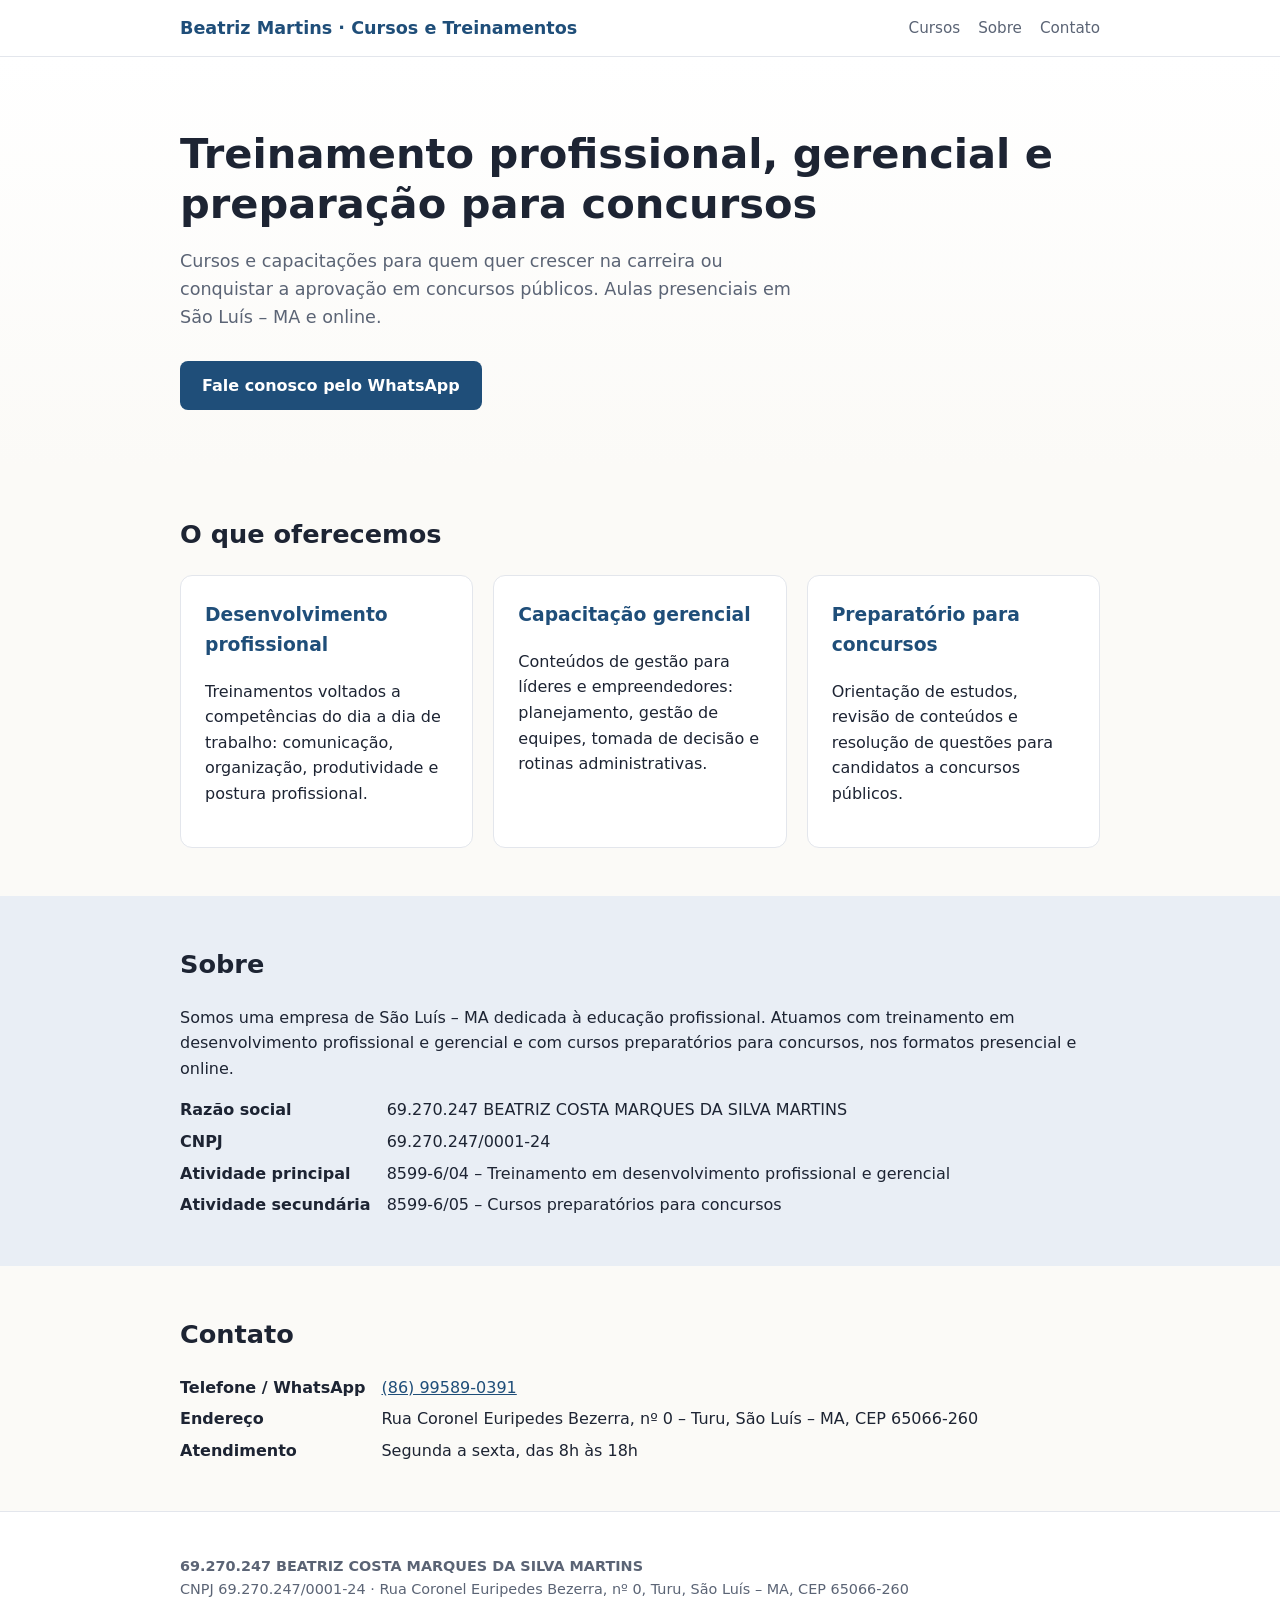
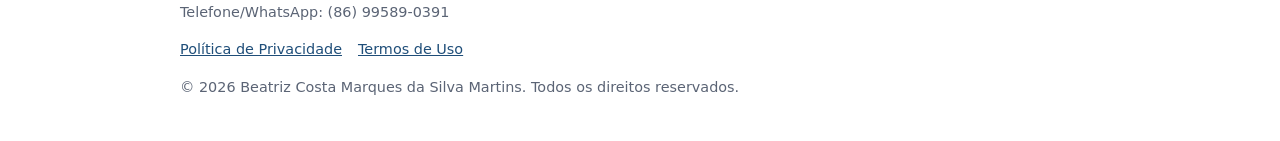
<file: index.html>
<!doctype html>
<html lang="pt-BR"><head><meta charset="utf-8"><meta name="viewport" content="width=device-width,initial-scale=1">
<title>Beatriz Martins · Cursos e Treinamentos | São Luís – MA</title><meta name="description" content="Treinamento em desenvolvimento profissional e gerencial e cursos preparatórios para concursos, presenciais em São Luís – MA e online."><link rel="stylesheet" href="style.css"></head><body>
<header><div class="wrap"><a class="logo" href="index.html">Beatriz Martins · Cursos e Treinamentos</a><nav><a href="index.html#cursos">Cursos</a><a href="index.html#sobre">Sobre</a><a href="index.html#contato">Contato</a></nav></div></header>
<main>
<div class="hero"><div class="wrap">
<h1>Treinamento profissional, gerencial e preparação para concursos</h1>
<p>Cursos e capacitações para quem quer crescer na carreira ou conquistar a aprovação em concursos públicos. Aulas presenciais em São Luís – MA e online.</p>
<a class="btn" href="https://wa.me/5586995890391">Fale conosco pelo WhatsApp</a>
</div></div>

<section id="cursos"><div class="wrap">
<h2>O que oferecemos</h2>
<div class="grid">
<div class="card"><h3>Desenvolvimento profissional</h3><p>Treinamentos voltados a competências do dia a dia de trabalho: comunicação, organização, produtividade e postura profissional.</p></div>
<div class="card"><h3>Capacitação gerencial</h3><p>Conteúdos de gestão para líderes e empreendedores: planejamento, gestão de equipes, tomada de decisão e rotinas administrativas.</p></div>
<div class="card"><h3>Preparatório para concursos</h3><p>Orientação de estudos, revisão de conteúdos e resolução de questões para candidatos a concursos públicos.</p></div>
</div>
</div></section>

<section id="sobre" class="alt"><div class="wrap">
<h2>Sobre</h2>
<p>Somos uma empresa de São Luís – MA dedicada à educação profissional. Atuamos com treinamento em desenvolvimento profissional e gerencial e com cursos preparatórios para concursos, nos formatos presencial e online.</p>
<dl>
<dt>Razão social</dt><dd>69.270.247 BEATRIZ COSTA MARQUES DA SILVA MARTINS</dd>
<dt>CNPJ</dt><dd>69.270.247/0001-24</dd>
<dt>Atividade principal</dt><dd>8599-6/04 – Treinamento em desenvolvimento profissional e gerencial</dd>
<dt>Atividade secundária</dt><dd>8599-6/05 – Cursos preparatórios para concursos</dd>
</dl>
</div></section>

<section id="contato"><div class="wrap">
<h2>Contato</h2>
<dl>
<dt>Telefone / WhatsApp</dt><dd><a href="tel:+5586995890391">(86) 99589-0391</a></dd>
<dt>Endereço</dt><dd>Rua Coronel Euripedes Bezerra, nº 0 – Turu, São Luís – MA, CEP 65066-260</dd>
<dt>Atendimento</dt><dd>Segunda a sexta, das 8h às 18h</dd>
</dl>
</div></section>
</main>
<footer><div class="wrap"><p><strong>69.270.247 BEATRIZ COSTA MARQUES DA SILVA MARTINS</strong><br>CNPJ 69.270.247/0001-24 · Rua Coronel Euripedes Bezerra, nº 0, Turu, São Luís – MA, CEP 65066-260<br>Telefone/WhatsApp: (86) 99589-0391</p><p><a href="politica-de-privacidade.html">Política de Privacidade</a><a href="termos-de-uso.html">Termos de Uso</a></p><p>© 2026 Beatriz Costa Marques da Silva Martins. Todos os direitos reservados.</p></div></footer></body></html>
</file>
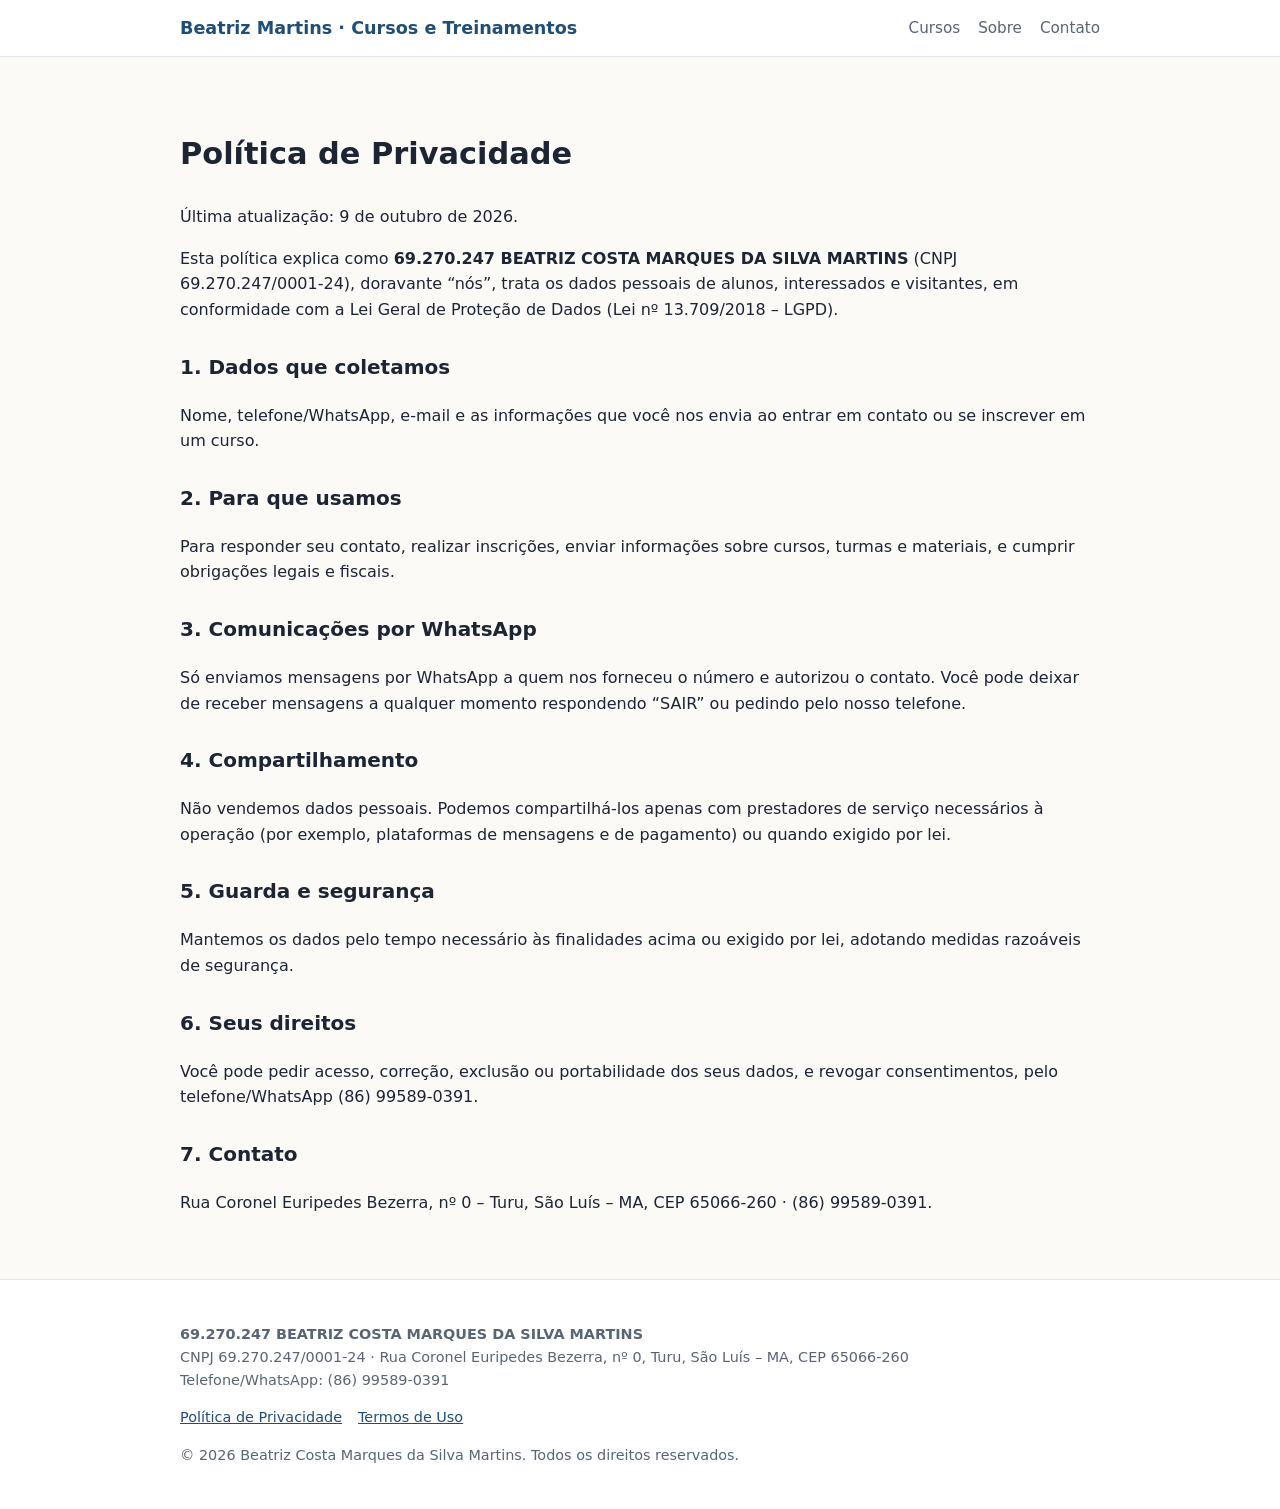
<file: politica-de-privacidade.html>
<!doctype html>
<html lang="pt-BR"><head><meta charset="utf-8"><meta name="viewport" content="width=device-width,initial-scale=1">
<title>Política de Privacidade | Beatriz Martins · Cursos e Treinamentos</title><meta name="description" content="Política de privacidade."><link rel="stylesheet" href="style.css"></head><body>
<header><div class="wrap"><a class="logo" href="index.html">Beatriz Martins · Cursos e Treinamentos</a><nav><a href="index.html#cursos">Cursos</a><a href="index.html#sobre">Sobre</a><a href="index.html#contato">Contato</a></nav></div></header>
<main class="wrap doc"><section>
<h1>Política de Privacidade</h1>
<p>Última atualização: 9 de outubro de 2026.</p>
<p>Esta política explica como <strong>69.270.247 BEATRIZ COSTA MARQUES DA SILVA MARTINS</strong> (CNPJ 69.270.247/0001-24), doravante “nós”, trata os dados pessoais de alunos, interessados e visitantes, em conformidade com a Lei Geral de Proteção de Dados (Lei nº 13.709/2018 – LGPD).</p>
<h2>1. Dados que coletamos</h2>
<p>Nome, telefone/WhatsApp, e-mail e as informações que você nos envia ao entrar em contato ou se inscrever em um curso.</p>
<h2>2. Para que usamos</h2>
<p>Para responder seu contato, realizar inscrições, enviar informações sobre cursos, turmas e materiais, e cumprir obrigações legais e fiscais.</p>
<h2>3. Comunicações por WhatsApp</h2>
<p>Só enviamos mensagens por WhatsApp a quem nos forneceu o número e autorizou o contato. Você pode deixar de receber mensagens a qualquer momento respondendo “SAIR” ou pedindo pelo nosso telefone.</p>
<h2>4. Compartilhamento</h2>
<p>Não vendemos dados pessoais. Podemos compartilhá-los apenas com prestadores de serviço necessários à operação (por exemplo, plataformas de mensagens e de pagamento) ou quando exigido por lei.</p>
<h2>5. Guarda e segurança</h2>
<p>Mantemos os dados pelo tempo necessário às finalidades acima ou exigido por lei, adotando medidas razoáveis de segurança.</p>
<h2>6. Seus direitos</h2>
<p>Você pode pedir acesso, correção, exclusão ou portabilidade dos seus dados, e revogar consentimentos, pelo telefone/WhatsApp (86) 99589-0391.</p>
<h2>7. Contato</h2>
<p>Rua Coronel Euripedes Bezerra, nº 0 – Turu, São Luís – MA, CEP 65066-260 · (86) 99589-0391.</p>
</section></main>
<footer><div class="wrap"><p><strong>69.270.247 BEATRIZ COSTA MARQUES DA SILVA MARTINS</strong><br>CNPJ 69.270.247/0001-24 · Rua Coronel Euripedes Bezerra, nº 0, Turu, São Luís – MA, CEP 65066-260<br>Telefone/WhatsApp: (86) 99589-0391</p><p><a href="politica-de-privacidade.html">Política de Privacidade</a><a href="termos-de-uso.html">Termos de Uso</a></p><p>© 2026 Beatriz Costa Marques da Silva Martins. Todos os direitos reservados.</p></div></footer></body></html>
</file>
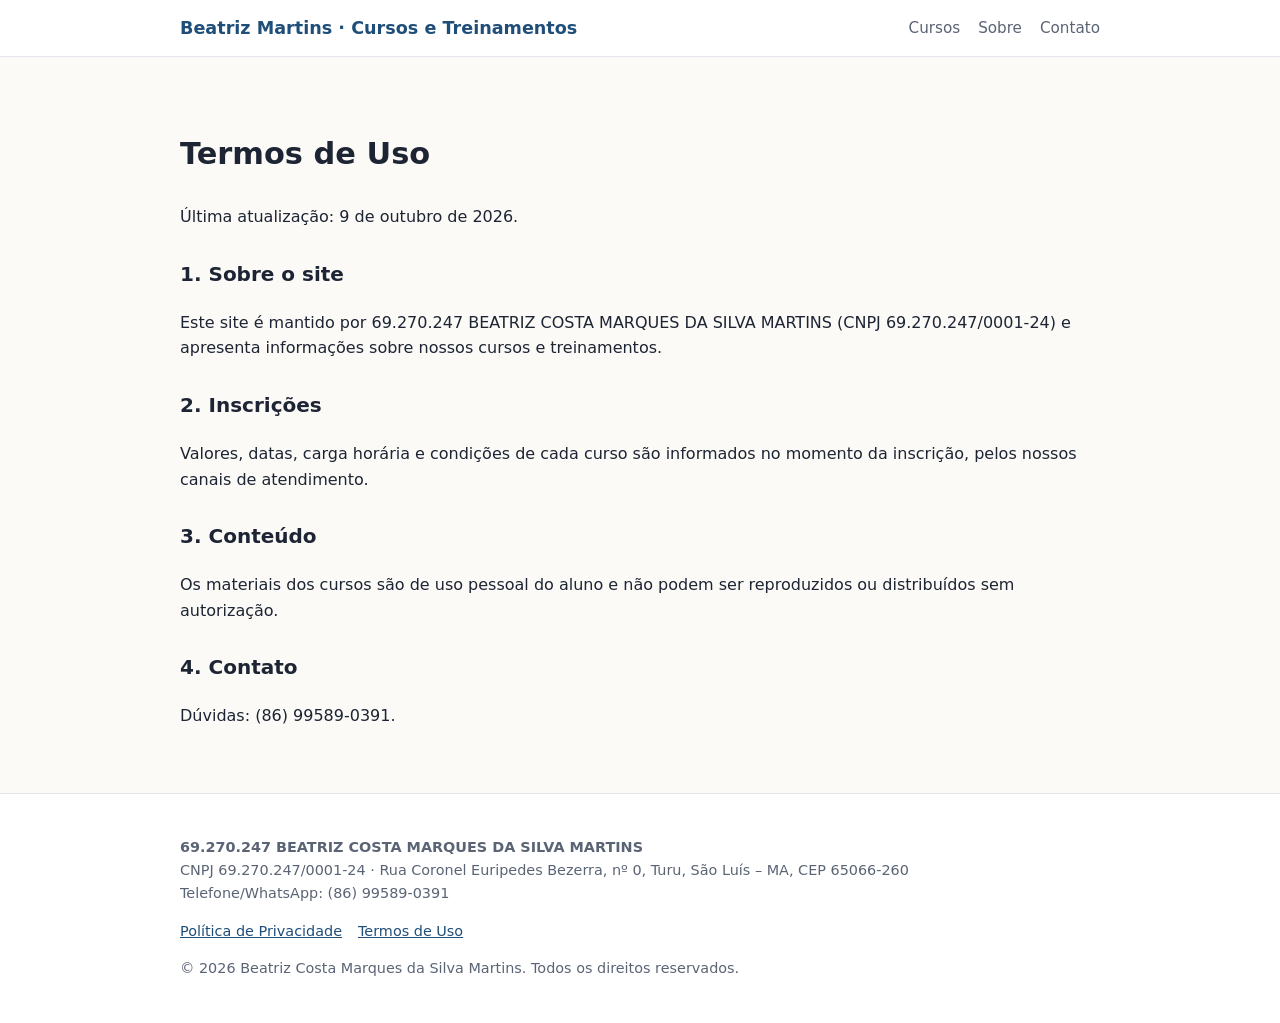
<file: termos-de-uso.html>
<!doctype html>
<html lang="pt-BR"><head><meta charset="utf-8"><meta name="viewport" content="width=device-width,initial-scale=1">
<title>Termos de Uso | Beatriz Martins · Cursos e Treinamentos</title><meta name="description" content="Termos de uso."><link rel="stylesheet" href="style.css"></head><body>
<header><div class="wrap"><a class="logo" href="index.html">Beatriz Martins · Cursos e Treinamentos</a><nav><a href="index.html#cursos">Cursos</a><a href="index.html#sobre">Sobre</a><a href="index.html#contato">Contato</a></nav></div></header>
<main class="wrap doc"><section>
<h1>Termos de Uso</h1>
<p>Última atualização: 9 de outubro de 2026.</p>
<h2>1. Sobre o site</h2>
<p>Este site é mantido por 69.270.247 BEATRIZ COSTA MARQUES DA SILVA MARTINS (CNPJ 69.270.247/0001-24) e apresenta informações sobre nossos cursos e treinamentos.</p>
<h2>2. Inscrições</h2>
<p>Valores, datas, carga horária e condições de cada curso são informados no momento da inscrição, pelos nossos canais de atendimento.</p>
<h2>3. Conteúdo</h2>
<p>Os materiais dos cursos são de uso pessoal do aluno e não podem ser reproduzidos ou distribuídos sem autorização.</p>
<h2>4. Contato</h2>
<p>Dúvidas: (86) 99589-0391.</p>
</section></main>
<footer><div class="wrap"><p><strong>69.270.247 BEATRIZ COSTA MARQUES DA SILVA MARTINS</strong><br>CNPJ 69.270.247/0001-24 · Rua Coronel Euripedes Bezerra, nº 0, Turu, São Luís – MA, CEP 65066-260<br>Telefone/WhatsApp: (86) 99589-0391</p><p><a href="politica-de-privacidade.html">Política de Privacidade</a><a href="termos-de-uso.html">Termos de Uso</a></p><p>© 2026 Beatriz Costa Marques da Silva Martins. Todos os direitos reservados.</p></div></footer></body></html>
</file>
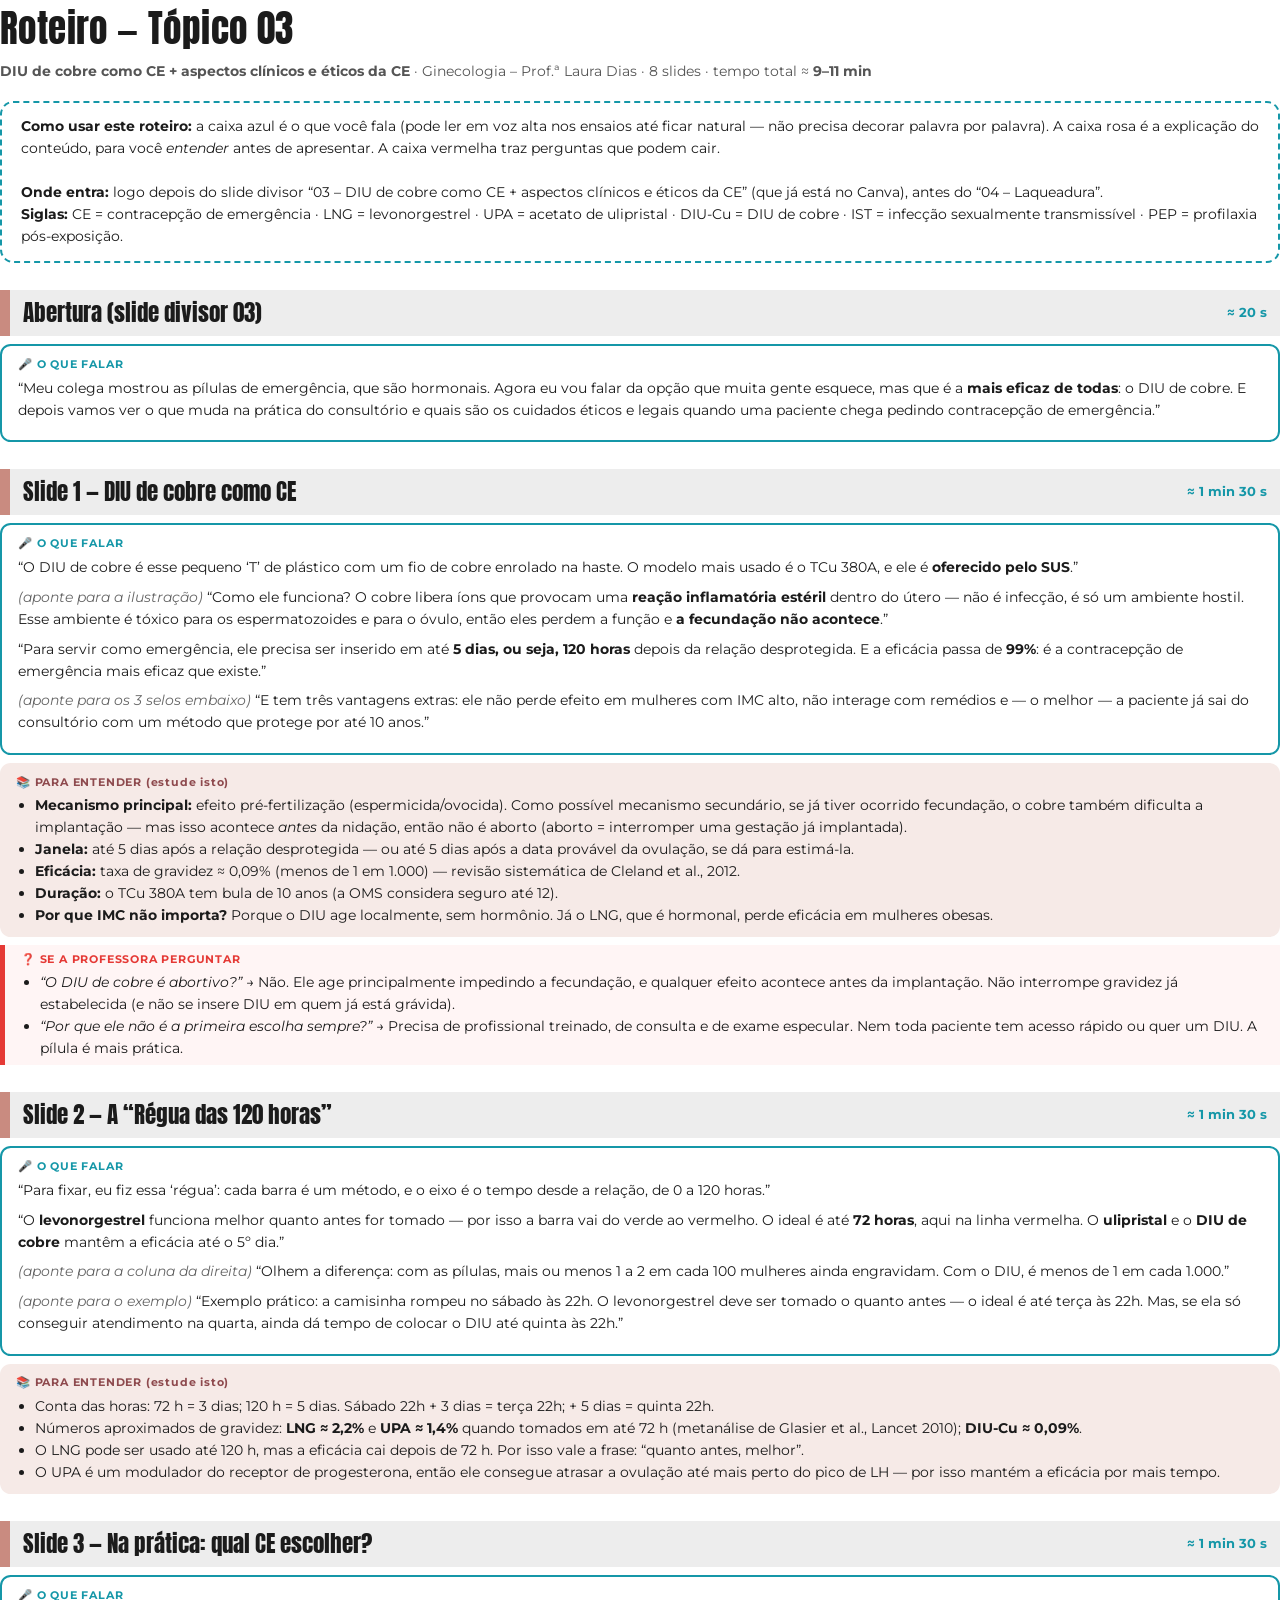
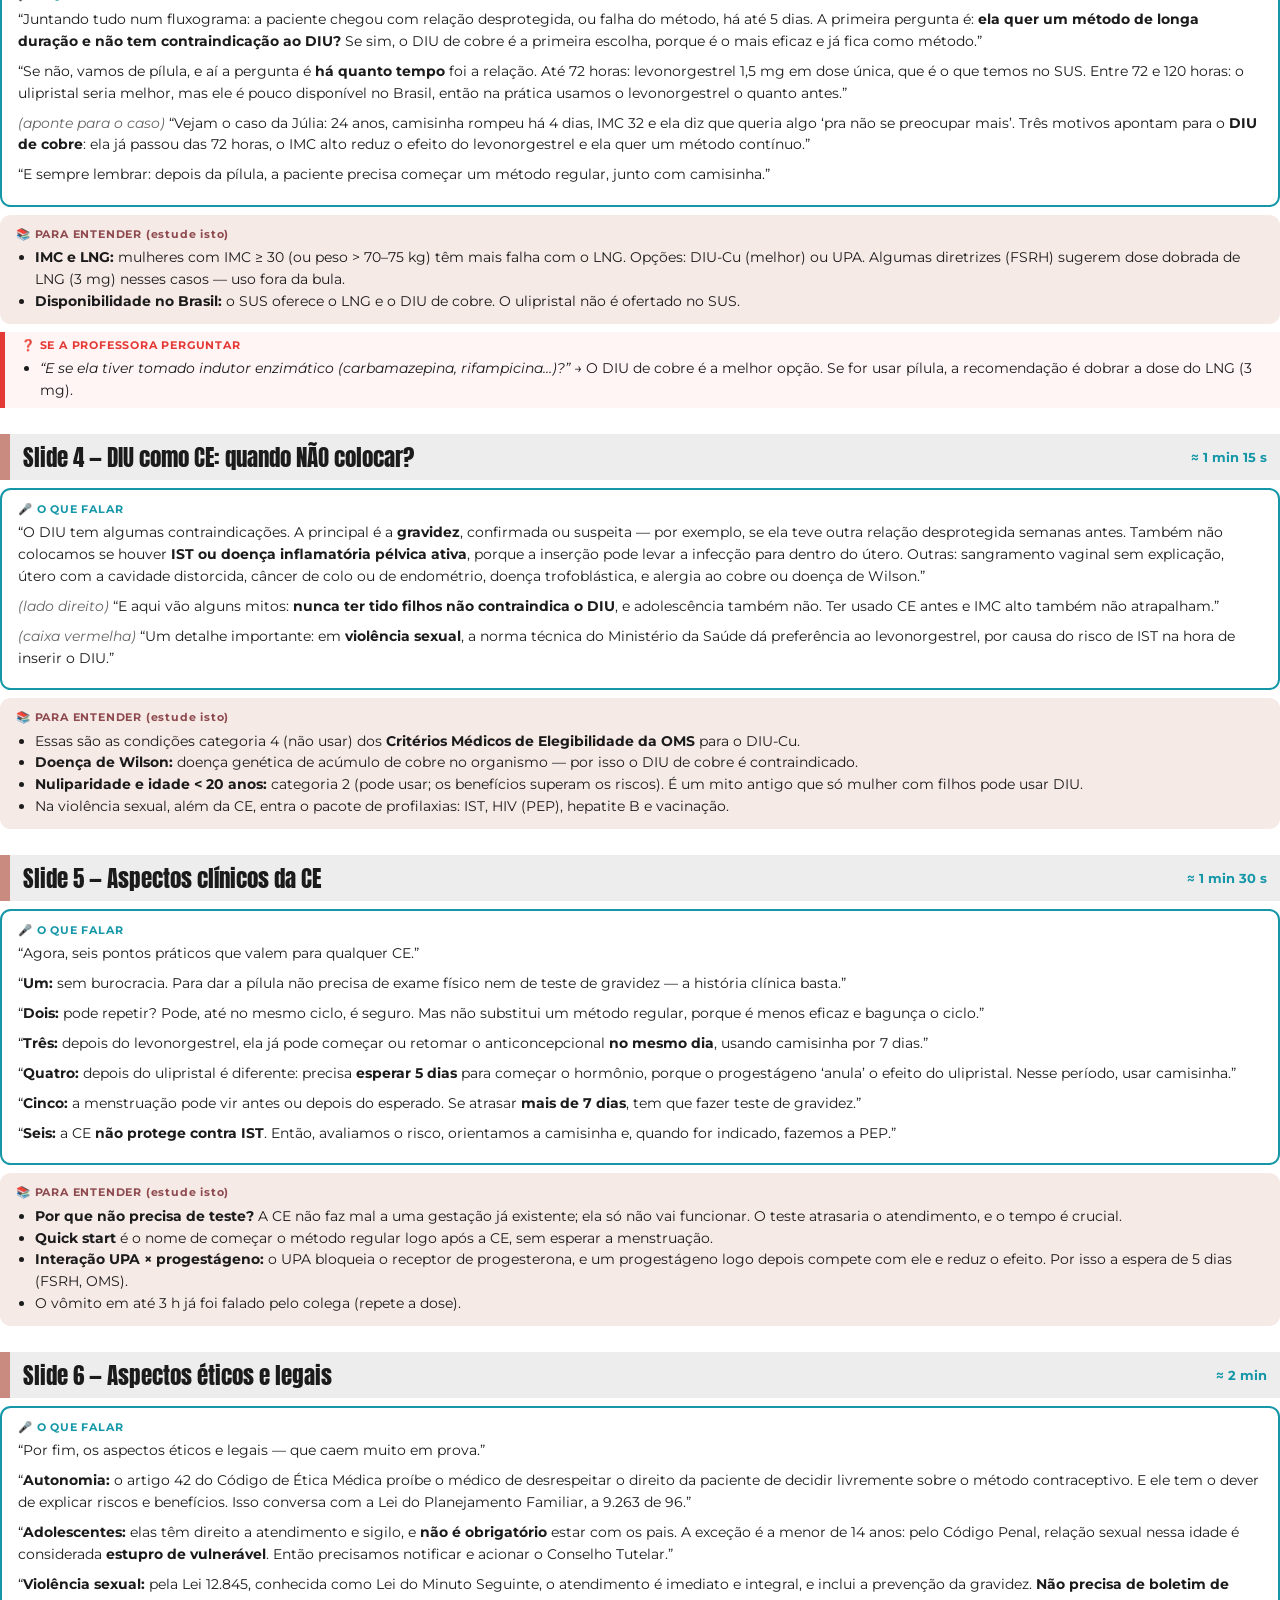
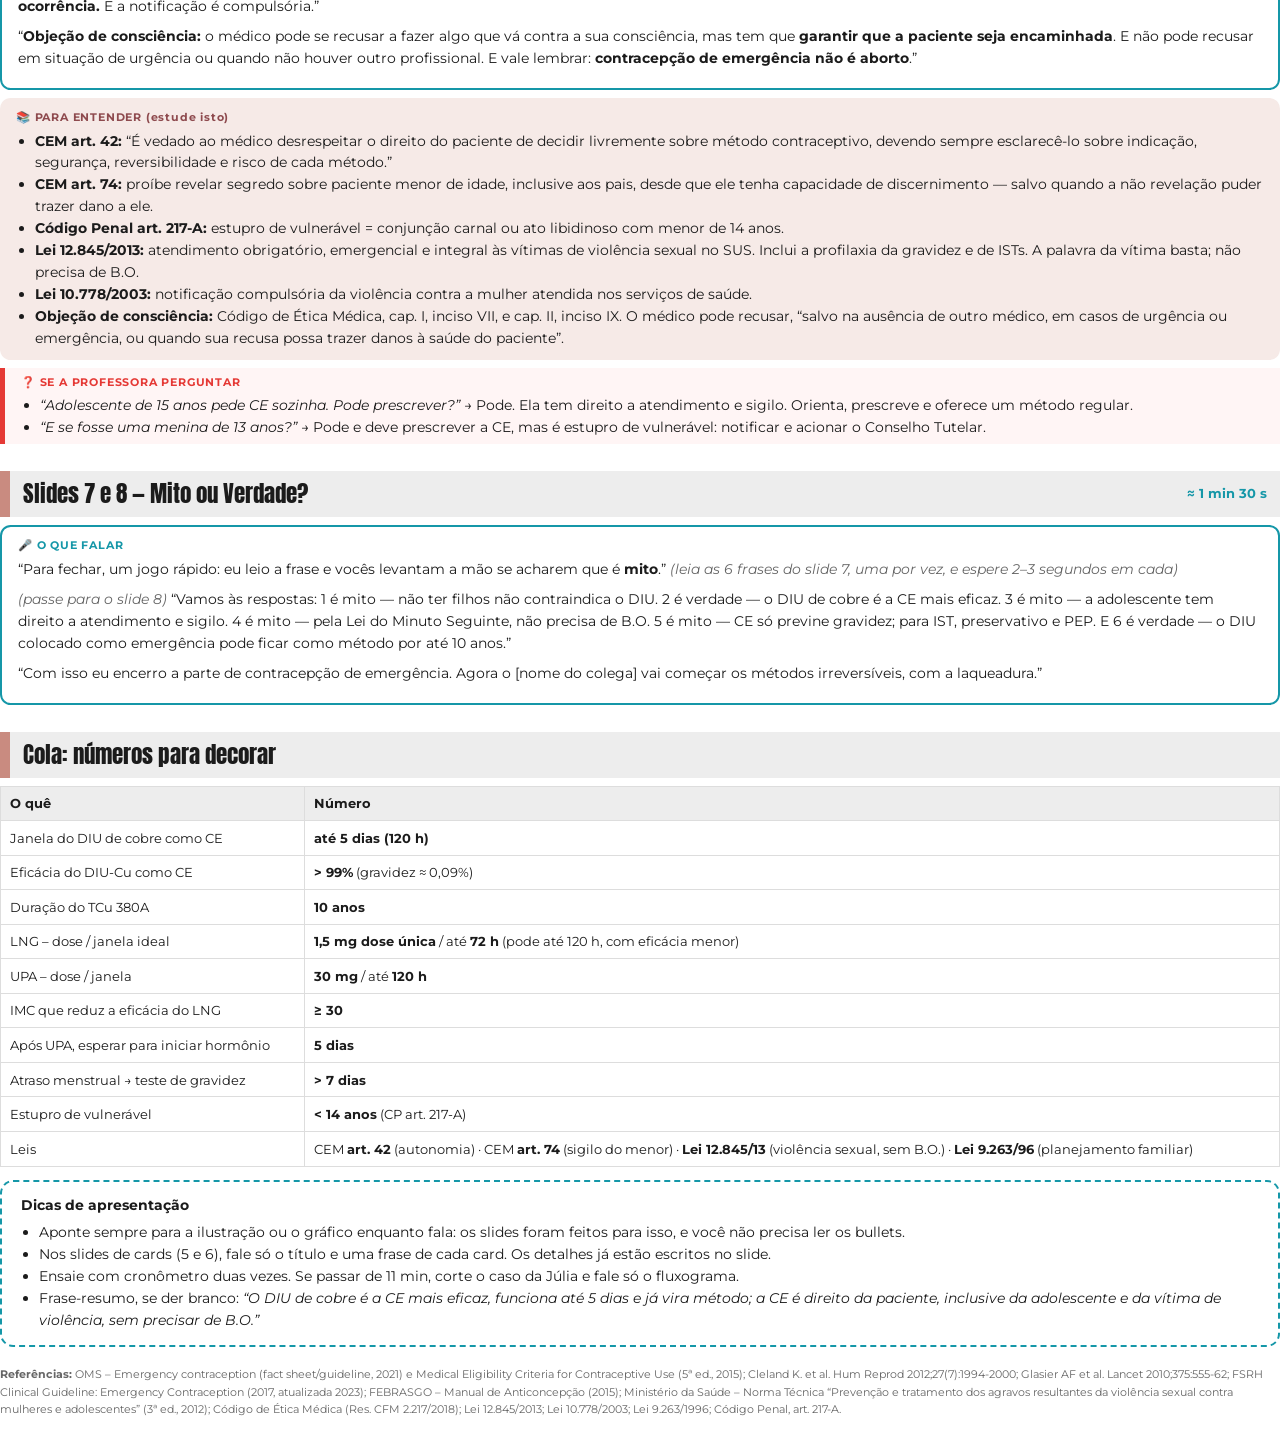
<file: apresentacao-topico3/roteiro.html>
<!doctype html>
<html lang="pt-BR">
<head>
<meta charset="utf-8">
<title>Roteiro – Tópico 3</title>
<link href="https://fonts.googleapis.com/css2?family=Anton&family=Montserrat:wght@400;500;600;700&display=block" rel="stylesheet">
<style>
  :root{--teal:#1597A8;--rose:#C98B80;--rose-l:#F6EAE7;--red:#E53935;--ink:#1b1b1b}
  *{box-sizing:border-box}
  body{font-family:'Montserrat',sans-serif;color:var(--ink);font-size:10.6pt;line-height:1.55;margin:0}
  h1{font-family:'Anton';font-weight:400;font-size:28pt;margin:0 0 2pt;letter-spacing:.3pt}
  .sub{color:#555;margin-bottom:14pt}
  h2{font-family:'Anton';font-weight:400;font-size:17pt;margin:20pt 0 6pt;padding:4pt 10pt;background:#EDEDED;border-left:8pt solid var(--rose);break-after:avoid}
  h2 .t{float:right;font-family:'Montserrat';font-weight:700;font-size:9.5pt;color:var(--teal);padding-top:6pt}
  .fala{background:#fff;border:1.5pt solid var(--teal);border-radius:8pt;padding:8pt 12pt;margin:6pt 0}
  .fala:before{content:"🎤 O QUE FALAR";display:block;font-weight:700;font-size:8.5pt;color:var(--teal);letter-spacing:.6pt;margin-bottom:3pt}
  .fala p{margin:0 0 6pt}
  .est{background:var(--rose-l);border-radius:8pt;padding:8pt 12pt;margin:6pt 0}
  .est:before{content:"📚 PARA ENTENDER (estude isto)";display:block;font-weight:700;font-size:8.5pt;color:#8E4A4E;letter-spacing:.6pt;margin-bottom:3pt}
  .est ul,.perg ul{margin:2pt 0 0 14pt;padding:0}
  .perg{border-left:4pt solid var(--red);padding:4pt 12pt;margin:6pt 0;background:#FFF5F5}
  .perg:before{content:"❓ SE A PROFESSORA PERGUNTAR";display:block;font-weight:700;font-size:8.5pt;color:var(--red);letter-spacing:.6pt;margin-bottom:3pt}
  .gesto{color:#666;font-style:italic}
  table{border-collapse:collapse;width:100%;margin:6pt 0;font-size:9.8pt}
  th,td{border:1pt solid #ddd;padding:5pt 7pt;text-align:left;vertical-align:top}
  th{background:#EDEDED}
  .box{border:2pt dashed var(--teal);border-radius:10pt;padding:10pt 14pt;margin-top:10pt}
  .avoid{break-inside:avoid}
  b.hl{color:var(--red)}
</style>
</head>
<body>

<h1>Roteiro — Tópico 03</h1>
<div class="sub"><b>DIU de cobre como CE + aspectos clínicos e éticos da CE</b> · Ginecologia – Prof.ª Laura Dias · 8 slides · tempo total ≈ <b>9–11 min</b></div>

<div class="box avoid">
  <b>Como usar este roteiro:</b> a caixa azul é o que você fala (pode ler em voz alta nos ensaios até ficar natural — não precisa decorar palavra por palavra).
  A caixa rosa é a explicação do conteúdo, para você <i>entender</i> antes de apresentar. A caixa vermelha traz perguntas que podem cair.
  <br><br><b>Onde entra:</b> logo depois do slide divisor “03 – DIU de cobre como CE + aspectos clínicos e éticos da CE” (que já está no Canva), antes do “04 – Laqueadura”.
  <br><b>Siglas:</b> CE = contracepção de emergência · LNG = levonorgestrel · UPA = acetato de ulipristal · DIU-Cu = DIU de cobre · IST = infecção sexualmente transmissível · PEP = profilaxia pós-exposição.
</div>

<!-- ===================== SLIDE DIVISOR ===================== -->
<h2>Abertura (slide divisor 03) <span class="t">≈ 20 s</span></h2>
<div class="fala">
  <p>“Meu colega mostrou as pílulas de emergência, que são hormonais. Agora eu vou falar da opção que muita gente esquece, mas que é a <b>mais eficaz de todas</b>: o DIU de cobre. E depois vamos ver o que muda na prática do consultório e quais são os cuidados éticos e legais quando uma paciente chega pedindo contracepção de emergência.”</p>
</div>

<!-- ===================== SLIDE 1 ===================== -->
<h2>Slide 1 — DIU de cobre como CE <span class="t">≈ 1 min 30 s</span></h2>
<div class="fala">
  <p>“O DIU de cobre é esse pequeno ‘T’ de plástico com um fio de cobre enrolado na haste. O modelo mais usado é o TCu 380A, e ele é <b>oferecido pelo SUS</b>.”</p>
  <p><span class="gesto">(aponte para a ilustração)</span> “Como ele funciona? O cobre libera íons que provocam uma <b>reação inflamatória estéril</b> dentro do útero — não é infecção, é só um ambiente hostil. Esse ambiente é tóxico para os espermatozoides e para o óvulo, então eles perdem a função e <b>a fecundação não acontece</b>.”</p>
  <p>“Para servir como emergência, ele precisa ser inserido em até <b>5 dias, ou seja, 120 horas</b> depois da relação desprotegida. E a eficácia passa de <b>99%</b>: é a contracepção de emergência mais eficaz que existe.”</p>
  <p><span class="gesto">(aponte para os 3 selos embaixo)</span> “E tem três vantagens extras: ele não perde efeito em mulheres com IMC alto, não interage com remédios e — o melhor — a paciente já sai do consultório com um método que protege por até 10 anos.”</p>
</div>
<div class="est">
  <ul>
    <li><b>Mecanismo principal:</b> efeito pré-fertilização (espermicida/ovocida). Como possível mecanismo secundário, se já tiver ocorrido fecundação, o cobre também dificulta a implantação — mas isso acontece <i>antes</i> da nidação, então não é aborto (aborto = interromper uma gestação já implantada).</li>
    <li><b>Janela:</b> até 5 dias após a relação desprotegida — ou até 5 dias após a data provável da ovulação, se dá para estimá-la.</li>
    <li><b>Eficácia:</b> taxa de gravidez ≈ 0,09% (menos de 1 em 1.000) — revisão sistemática de Cleland et al., 2012.</li>
    <li><b>Duração:</b> o TCu 380A tem bula de 10 anos (a OMS considera seguro até 12).</li>
    <li><b>Por que IMC não importa?</b> Porque o DIU age localmente, sem hormônio. Já o LNG, que é hormonal, perde eficácia em mulheres obesas.</li>
  </ul>
</div>
<div class="perg">
  <ul>
    <li><i>“O DIU de cobre é abortivo?”</i> → Não. Ele age principalmente impedindo a fecundação, e qualquer efeito acontece antes da implantação. Não interrompe gravidez já estabelecida (e não se insere DIU em quem já está grávida).</li>
    <li><i>“Por que ele não é a primeira escolha sempre?”</i> → Precisa de profissional treinado, de consulta e de exame especular. Nem toda paciente tem acesso rápido ou quer um DIU. A pílula é mais prática.</li>
  </ul>
</div>

<!-- ===================== SLIDE 2 ===================== -->
<h2>Slide 2 — A “Régua das 120 horas” <span class="t">≈ 1 min 30 s</span></h2>
<div class="fala">
  <p>“Para fixar, eu fiz essa ‘régua’: cada barra é um método, e o eixo é o tempo desde a relação, de 0 a 120 horas.”</p>
  <p>“O <b>levonorgestrel</b> funciona melhor quanto antes for tomado — por isso a barra vai do verde ao vermelho. O ideal é até <b>72 horas</b>, aqui na linha vermelha. O <b>ulipristal</b> e o <b>DIU de cobre</b> mantêm a eficácia até o 5º dia.”</p>
  <p><span class="gesto">(aponte para a coluna da direita)</span> “Olhem a diferença: com as pílulas, mais ou menos 1 a 2 em cada 100 mulheres ainda engravidam. Com o DIU, é menos de 1 em cada 1.000.”</p>
  <p><span class="gesto">(aponte para o exemplo)</span> “Exemplo prático: a camisinha rompeu no sábado às 22h. O levonorgestrel deve ser tomado o quanto antes — o ideal é até terça às 22h. Mas, se ela só conseguir atendimento na quarta, ainda dá tempo de colocar o DIU até quinta às 22h.”</p>
</div>
<div class="est">
  <ul>
    <li>Conta das horas: 72 h = 3 dias; 120 h = 5 dias. Sábado 22h + 3 dias = terça 22h; + 5 dias = quinta 22h.</li>
    <li>Números aproximados de gravidez: <b>LNG ≈ 2,2%</b> e <b>UPA ≈ 1,4%</b> quando tomados em até 72 h (metanálise de Glasier et al., Lancet 2010); <b>DIU-Cu ≈ 0,09%</b>.</li>
    <li>O LNG pode ser usado até 120 h, mas a eficácia cai depois de 72 h. Por isso vale a frase: “quanto antes, melhor”.</li>
    <li>O UPA é um modulador do receptor de progesterona, então ele consegue atrasar a ovulação até mais perto do pico de LH — por isso mantém a eficácia por mais tempo.</li>
  </ul>
</div>

<!-- ===================== SLIDE 3 ===================== -->
<h2>Slide 3 — Na prática: qual CE escolher? <span class="t">≈ 1 min 30 s</span></h2>
<div class="fala">
  <p>“Juntando tudo num fluxograma: a paciente chegou com relação desprotegida, ou falha do método, há até 5 dias. A primeira pergunta é: <b>ela quer um método de longa duração e não tem contraindicação ao DIU?</b> Se sim, o DIU de cobre é a primeira escolha, porque é o mais eficaz e já fica como método.”</p>
  <p>“Se não, vamos de pílula, e aí a pergunta é <b>há quanto tempo</b> foi a relação. Até 72 horas: levonorgestrel 1,5 mg em dose única, que é o que temos no SUS. Entre 72 e 120 horas: o ulipristal seria melhor, mas ele é pouco disponível no Brasil, então na prática usamos o levonorgestrel o quanto antes.”</p>
  <p><span class="gesto">(aponte para o caso)</span> “Vejam o caso da Júlia: 24 anos, camisinha rompeu há 4 dias, IMC 32 e ela diz que queria algo ‘pra não se preocupar mais’. Três motivos apontam para o <b>DIU de cobre</b>: ela já passou das 72 horas, o IMC alto reduz o efeito do levonorgestrel e ela quer um método contínuo.”</p>
  <p>“E sempre lembrar: depois da pílula, a paciente precisa começar um método regular, junto com camisinha.”</p>
</div>
<div class="est">
  <ul>
    <li><b>IMC e LNG:</b> mulheres com IMC ≥ 30 (ou peso &gt; 70–75 kg) têm mais falha com o LNG. Opções: DIU-Cu (melhor) ou UPA. Algumas diretrizes (FSRH) sugerem dose dobrada de LNG (3 mg) nesses casos — uso fora da bula.</li>
    <li><b>Disponibilidade no Brasil:</b> o SUS oferece o LNG e o DIU de cobre. O ulipristal não é ofertado no SUS.</li>
  </ul>
</div>
<div class="perg">
  <ul>
    <li><i>“E se ela tiver tomado indutor enzimático (carbamazepina, rifampicina…)?”</i> → O DIU de cobre é a melhor opção. Se for usar pílula, a recomendação é dobrar a dose do LNG (3 mg).</li>
  </ul>
</div>

<!-- ===================== SLIDE 4 ===================== -->
<h2>Slide 4 — DIU como CE: quando NÃO colocar? <span class="t">≈ 1 min 15 s</span></h2>
<div class="fala">
  <p>“O DIU tem algumas contraindicações. A principal é a <b>gravidez</b>, confirmada ou suspeita — por exemplo, se ela teve outra relação desprotegida semanas antes. Também não colocamos se houver <b>IST ou doença inflamatória pélvica ativa</b>, porque a inserção pode levar a infecção para dentro do útero. Outras: sangramento vaginal sem explicação, útero com a cavidade distorcida, câncer de colo ou de endométrio, doença trofoblástica, e alergia ao cobre ou doença de Wilson.”</p>
  <p><span class="gesto">(lado direito)</span> “E aqui vão alguns mitos: <b>nunca ter tido filhos não contraindica o DIU</b>, e adolescência também não. Ter usado CE antes e IMC alto também não atrapalham.”</p>
  <p><span class="gesto">(caixa vermelha)</span> “Um detalhe importante: em <b>violência sexual</b>, a norma técnica do Ministério da Saúde dá preferência ao levonorgestrel, por causa do risco de IST na hora de inserir o DIU.”</p>
</div>
<div class="est">
  <ul>
    <li>Essas são as condições categoria 4 (não usar) dos <b>Critérios Médicos de Elegibilidade da OMS</b> para o DIU-Cu.</li>
    <li><b>Doença de Wilson:</b> doença genética de acúmulo de cobre no organismo — por isso o DIU de cobre é contraindicado.</li>
    <li><b>Nuliparidade e idade &lt; 20 anos:</b> categoria 2 (pode usar; os benefícios superam os riscos). É um mito antigo que só mulher com filhos pode usar DIU.</li>
    <li>Na violência sexual, além da CE, entra o pacote de profilaxias: IST, HIV (PEP), hepatite B e vacinação.</li>
  </ul>
</div>

<!-- ===================== SLIDE 5 ===================== -->
<h2>Slide 5 — Aspectos clínicos da CE <span class="t">≈ 1 min 30 s</span></h2>
<div class="fala">
  <p>“Agora, seis pontos práticos que valem para qualquer CE.”</p>
  <p>“<b>Um:</b> sem burocracia. Para dar a pílula não precisa de exame físico nem de teste de gravidez — a história clínica basta.”</p>
  <p>“<b>Dois:</b> pode repetir? Pode, até no mesmo ciclo, é seguro. Mas não substitui um método regular, porque é menos eficaz e bagunça o ciclo.”</p>
  <p>“<b>Três:</b> depois do levonorgestrel, ela já pode começar ou retomar o anticoncepcional <b>no mesmo dia</b>, usando camisinha por 7 dias.”</p>
  <p>“<b>Quatro:</b> depois do ulipristal é diferente: precisa <b>esperar 5 dias</b> para começar o hormônio, porque o progestágeno ‘anula’ o efeito do ulipristal. Nesse período, usar camisinha.”</p>
  <p>“<b>Cinco:</b> a menstruação pode vir antes ou depois do esperado. Se atrasar <b>mais de 7 dias</b>, tem que fazer teste de gravidez.”</p>
  <p>“<b>Seis:</b> a CE <b>não protege contra IST</b>. Então, avaliamos o risco, orientamos a camisinha e, quando for indicado, fazemos a PEP.”</p>
</div>
<div class="est">
  <ul>
    <li><b>Por que não precisa de teste?</b> A CE não faz mal a uma gestação já existente; ela só não vai funcionar. O teste atrasaria o atendimento, e o tempo é crucial.</li>
    <li><b>Quick start</b> é o nome de começar o método regular logo após a CE, sem esperar a menstruação.</li>
    <li><b>Interação UPA × progestágeno:</b> o UPA bloqueia o receptor de progesterona, e um progestágeno logo depois compete com ele e reduz o efeito. Por isso a espera de 5 dias (FSRH, OMS).</li>
    <li>O vômito em até 3 h já foi falado pelo colega (repete a dose).</li>
  </ul>
</div>

<!-- ===================== SLIDE 6 ===================== -->
<h2>Slide 6 — Aspectos éticos e legais <span class="t">≈ 2 min</span></h2>
<div class="fala">
  <p>“Por fim, os aspectos éticos e legais — que caem muito em prova.”</p>
  <p>“<b>Autonomia:</b> o artigo 42 do Código de Ética Médica proíbe o médico de desrespeitar o direito da paciente de decidir livremente sobre o método contraceptivo. E ele tem o dever de explicar riscos e benefícios. Isso conversa com a Lei do Planejamento Familiar, a 9.263 de 96.”</p>
  <p>“<b>Adolescentes:</b> elas têm direito a atendimento e sigilo, e <b>não é obrigatório</b> estar com os pais. A exceção é a menor de 14 anos: pelo Código Penal, relação sexual nessa idade é considerada <b>estupro de vulnerável</b>. Então precisamos notificar e acionar o Conselho Tutelar.”</p>
  <p>“<b>Violência sexual:</b> pela Lei 12.845, conhecida como Lei do Minuto Seguinte, o atendimento é imediato e integral, e inclui a prevenção da gravidez. <b>Não precisa de boletim de ocorrência.</b> E a notificação é compulsória.”</p>
  <p>“<b>Objeção de consciência:</b> o médico pode se recusar a fazer algo que vá contra a sua consciência, mas tem que <b>garantir que a paciente seja encaminhada</b>. E não pode recusar em situação de urgência ou quando não houver outro profissional. E vale lembrar: <b>contracepção de emergência não é aborto</b>.”</p>
</div>
<div class="est">
  <ul>
    <li><b>CEM art. 42:</b> “É vedado ao médico desrespeitar o direito do paciente de decidir livremente sobre método contraceptivo, devendo sempre esclarecê-lo sobre indicação, segurança, reversibilidade e risco de cada método.”</li>
    <li><b>CEM art. 74:</b> proíbe revelar segredo sobre paciente menor de idade, inclusive aos pais, desde que ele tenha capacidade de discernimento — salvo quando a não revelação puder trazer dano a ele.</li>
    <li><b>Código Penal art. 217-A:</b> estupro de vulnerável = conjunção carnal ou ato libidinoso com menor de 14 anos.</li>
    <li><b>Lei 12.845/2013:</b> atendimento obrigatório, emergencial e integral às vítimas de violência sexual no SUS. Inclui a profilaxia da gravidez e de ISTs. A palavra da vítima basta; não precisa de B.O.</li>
    <li><b>Lei 10.778/2003:</b> notificação compulsória da violência contra a mulher atendida nos serviços de saúde.</li>
    <li><b>Objeção de consciência:</b> Código de Ética Médica, cap. I, inciso VII, e cap. II, inciso IX. O médico pode recusar, “salvo na ausência de outro médico, em casos de urgência ou emergência, ou quando sua recusa possa trazer danos à saúde do paciente”.</li>
  </ul>
</div>
<div class="perg">
  <ul>
    <li><i>“Adolescente de 15 anos pede CE sozinha. Pode prescrever?”</i> → Pode. Ela tem direito a atendimento e sigilo. Orienta, prescreve e oferece um método regular.</li>
    <li><i>“E se fosse uma menina de 13 anos?”</i> → Pode e deve prescrever a CE, mas é estupro de vulnerável: notificar e acionar o Conselho Tutelar.</li>
  </ul>
</div>

<!-- ===================== SLIDES 7–8 ===================== -->
<h2>Slides 7 e 8 — Mito ou Verdade? <span class="t">≈ 1 min 30 s</span></h2>
<div class="fala">
  <p>“Para fechar, um jogo rápido: eu leio a frase e vocês levantam a mão se acharem que é <b>mito</b>.” <span class="gesto">(leia as 6 frases do slide 7, uma por vez, e espere 2–3 segundos em cada)</span></p>
  <p><span class="gesto">(passe para o slide 8)</span> “Vamos às respostas: 1 é mito — não ter filhos não contraindica o DIU. 2 é verdade — o DIU de cobre é a CE mais eficaz. 3 é mito — a adolescente tem direito a atendimento e sigilo. 4 é mito — pela Lei do Minuto Seguinte, não precisa de B.O. 5 é mito — CE só previne gravidez; para IST, preservativo e PEP. E 6 é verdade — o DIU colocado como emergência pode ficar como método por até 10 anos.”</p>
  <p>“Com isso eu encerro a parte de contracepção de emergência. Agora o [nome do colega] vai começar os métodos irreversíveis, com a laqueadura.”</p>
</div>

<!-- ===================== COLA ===================== -->
<h2>Cola: números para decorar</h2>
<table class="avoid">
  <tr><th>O quê</th><th>Número</th></tr>
  <tr><td>Janela do DIU de cobre como CE</td><td><b>até 5 dias (120 h)</b></td></tr>
  <tr><td>Eficácia do DIU-Cu como CE</td><td><b>&gt; 99%</b> (gravidez ≈ 0,09%)</td></tr>
  <tr><td>Duração do TCu 380A</td><td><b>10 anos</b></td></tr>
  <tr><td>LNG – dose / janela ideal</td><td><b>1,5 mg dose única</b> / até <b>72 h</b> (pode até 120 h, com eficácia menor)</td></tr>
  <tr><td>UPA – dose / janela</td><td><b>30 mg</b> / até <b>120 h</b></td></tr>
  <tr><td>IMC que reduz a eficácia do LNG</td><td><b>≥ 30</b></td></tr>
  <tr><td>Após UPA, esperar para iniciar hormônio</td><td><b>5 dias</b></td></tr>
  <tr><td>Atraso menstrual → teste de gravidez</td><td><b>&gt; 7 dias</b></td></tr>
  <tr><td>Estupro de vulnerável</td><td><b>&lt; 14 anos</b> (CP art. 217-A)</td></tr>
  <tr><td>Leis</td><td>CEM <b>art. 42</b> (autonomia) · CEM <b>art. 74</b> (sigilo do menor) · <b>Lei 12.845/13</b> (violência sexual, sem B.O.) · <b>Lei 9.263/96</b> (planejamento familiar)</td></tr>
</table>

<div class="box avoid">
  <b>Dicas de apresentação</b>
  <ul style="margin:4pt 0 0 14pt;padding:0">
    <li>Aponte sempre para a ilustração ou o gráfico enquanto fala: os slides foram feitos para isso, e você não precisa ler os bullets.</li>
    <li>Nos slides de cards (5 e 6), fale só o título e uma frase de cada card. Os detalhes já estão escritos no slide.</li>
    <li>Ensaie com cronômetro duas vezes. Se passar de 11 min, corte o caso da Júlia e fale só o fluxograma.</li>
    <li>Frase-resumo, se der branco: <i>“O DIU de cobre é a CE mais eficaz, funciona até 5 dias e já vira método; a CE é direito da paciente, inclusive da adolescente e da vítima de violência, sem precisar de B.O.”</i></li>
  </ul>
</div>

<p style="font-size:8.5pt;color:#666;margin-top:14pt"><b>Referências:</b> OMS – Emergency contraception (fact sheet/guideline, 2021) e Medical Eligibility Criteria for Contraceptive Use (5ª ed., 2015); Cleland K. et al. Hum Reprod 2012;27(7):1994-2000; Glasier AF et al. Lancet 2010;375:555-62; FSRH Clinical Guideline: Emergency Contraception (2017, atualizada 2023); FEBRASGO – Manual de Anticoncepção (2015); Ministério da Saúde – Norma Técnica “Prevenção e tratamento dos agravos resultantes da violência sexual contra mulheres e adolescentes” (3ª ed., 2012); Código de Ética Médica (Res. CFM 2.217/2018); Lei 12.845/2013; Lei 10.778/2003; Lei 9.263/1996; Código Penal, art. 217-A.</p>

</body>
</html>
</file>
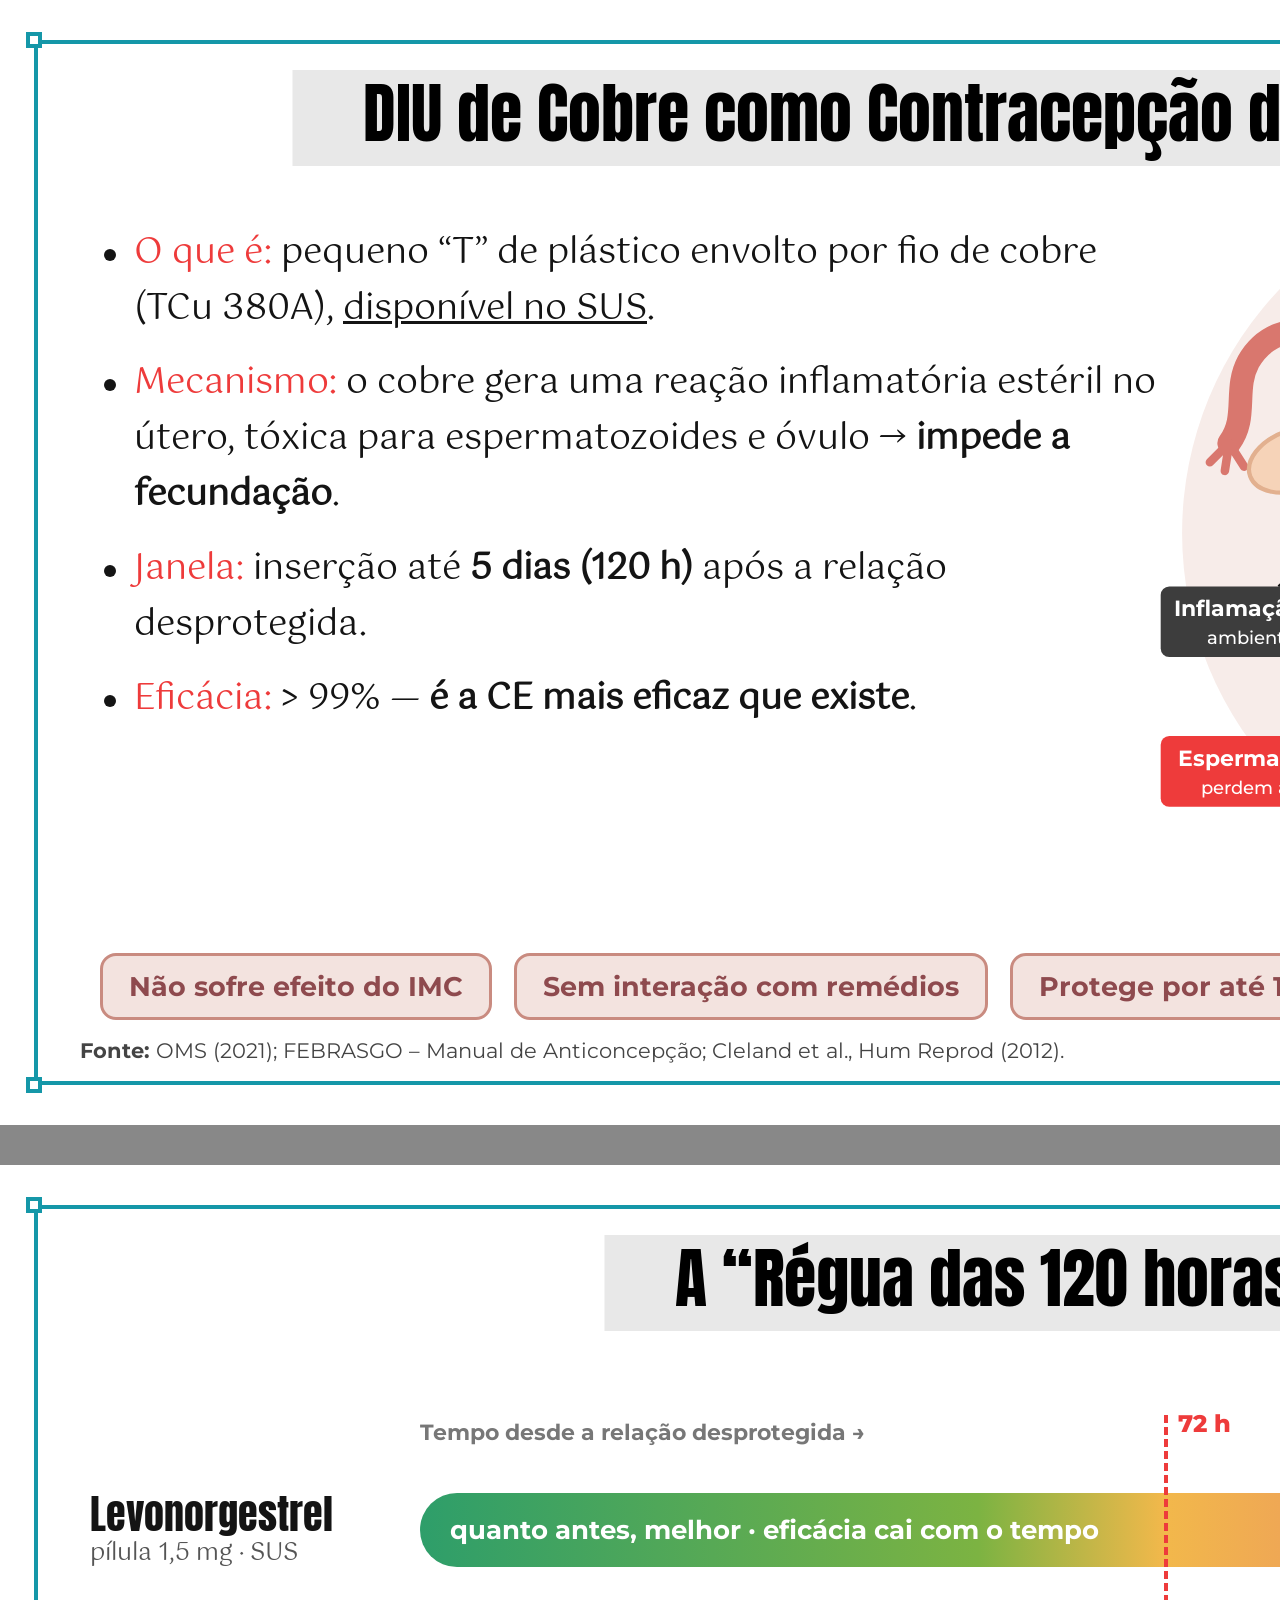
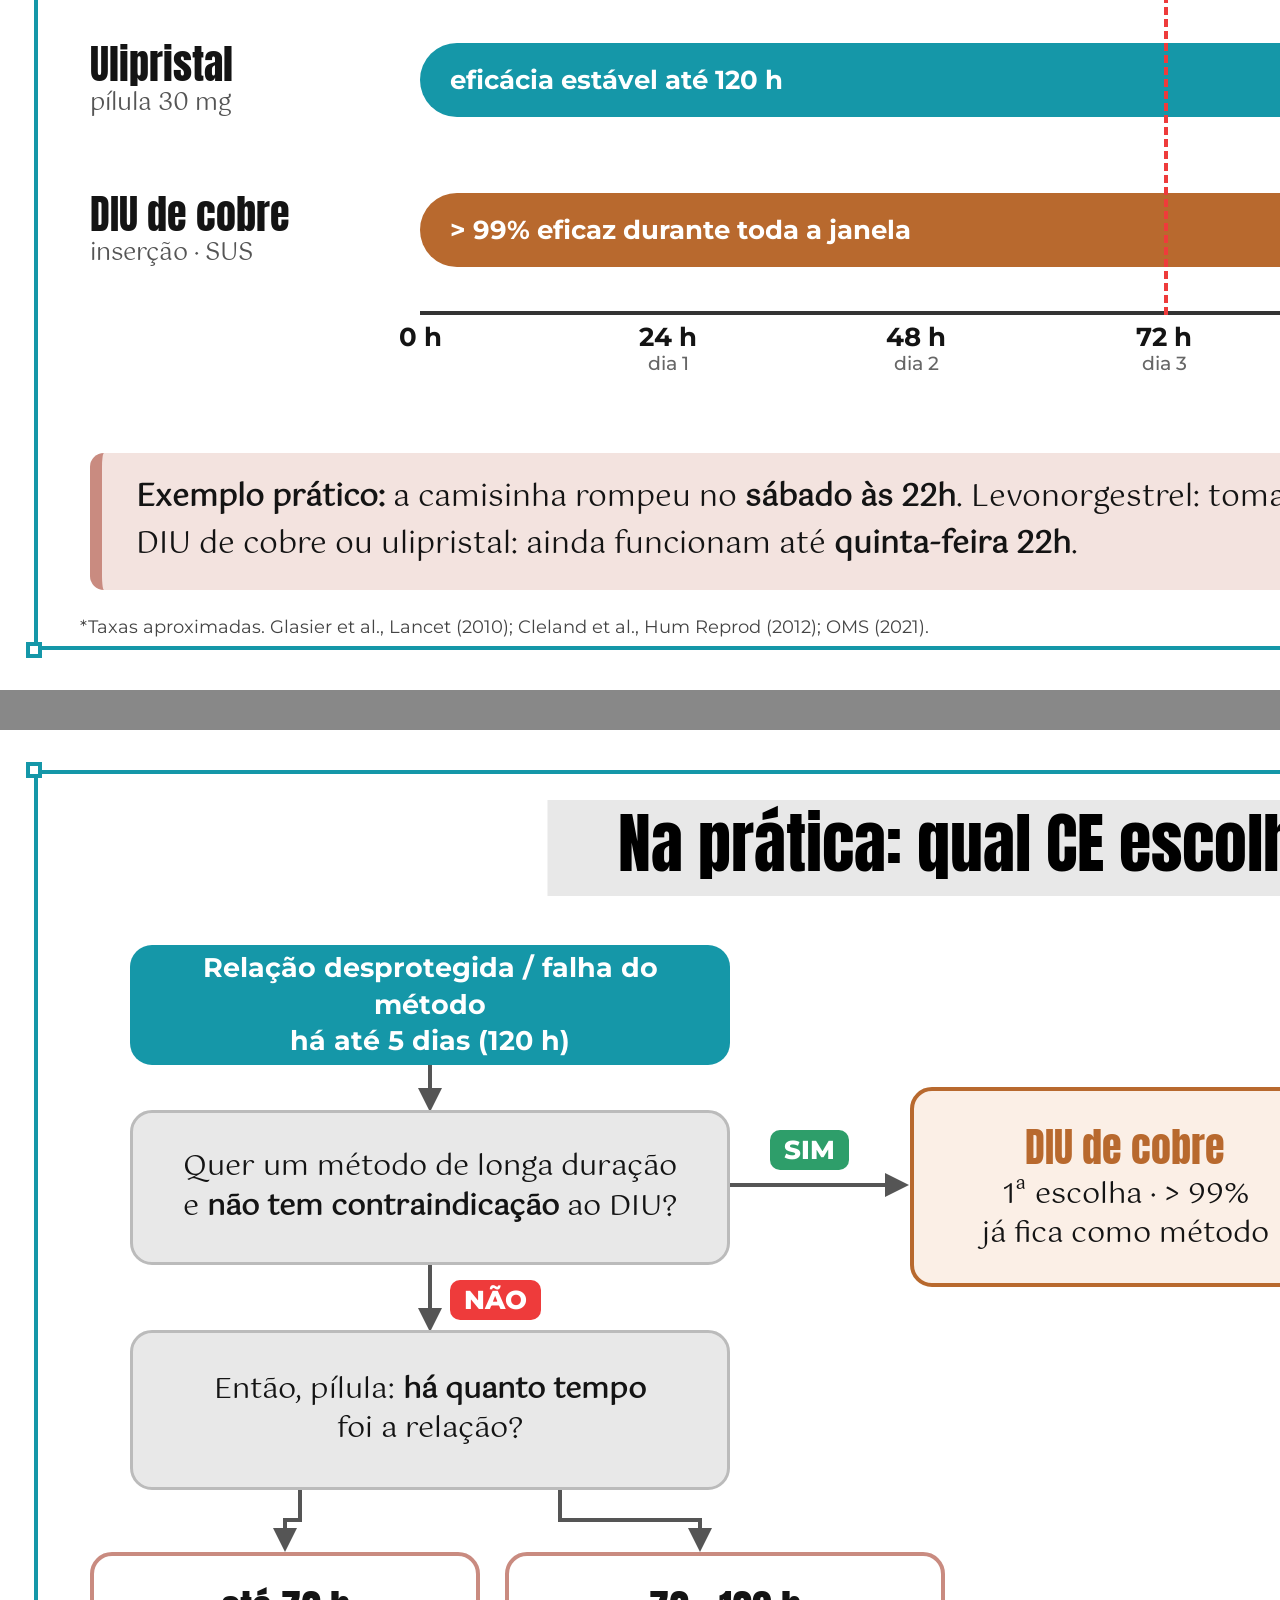
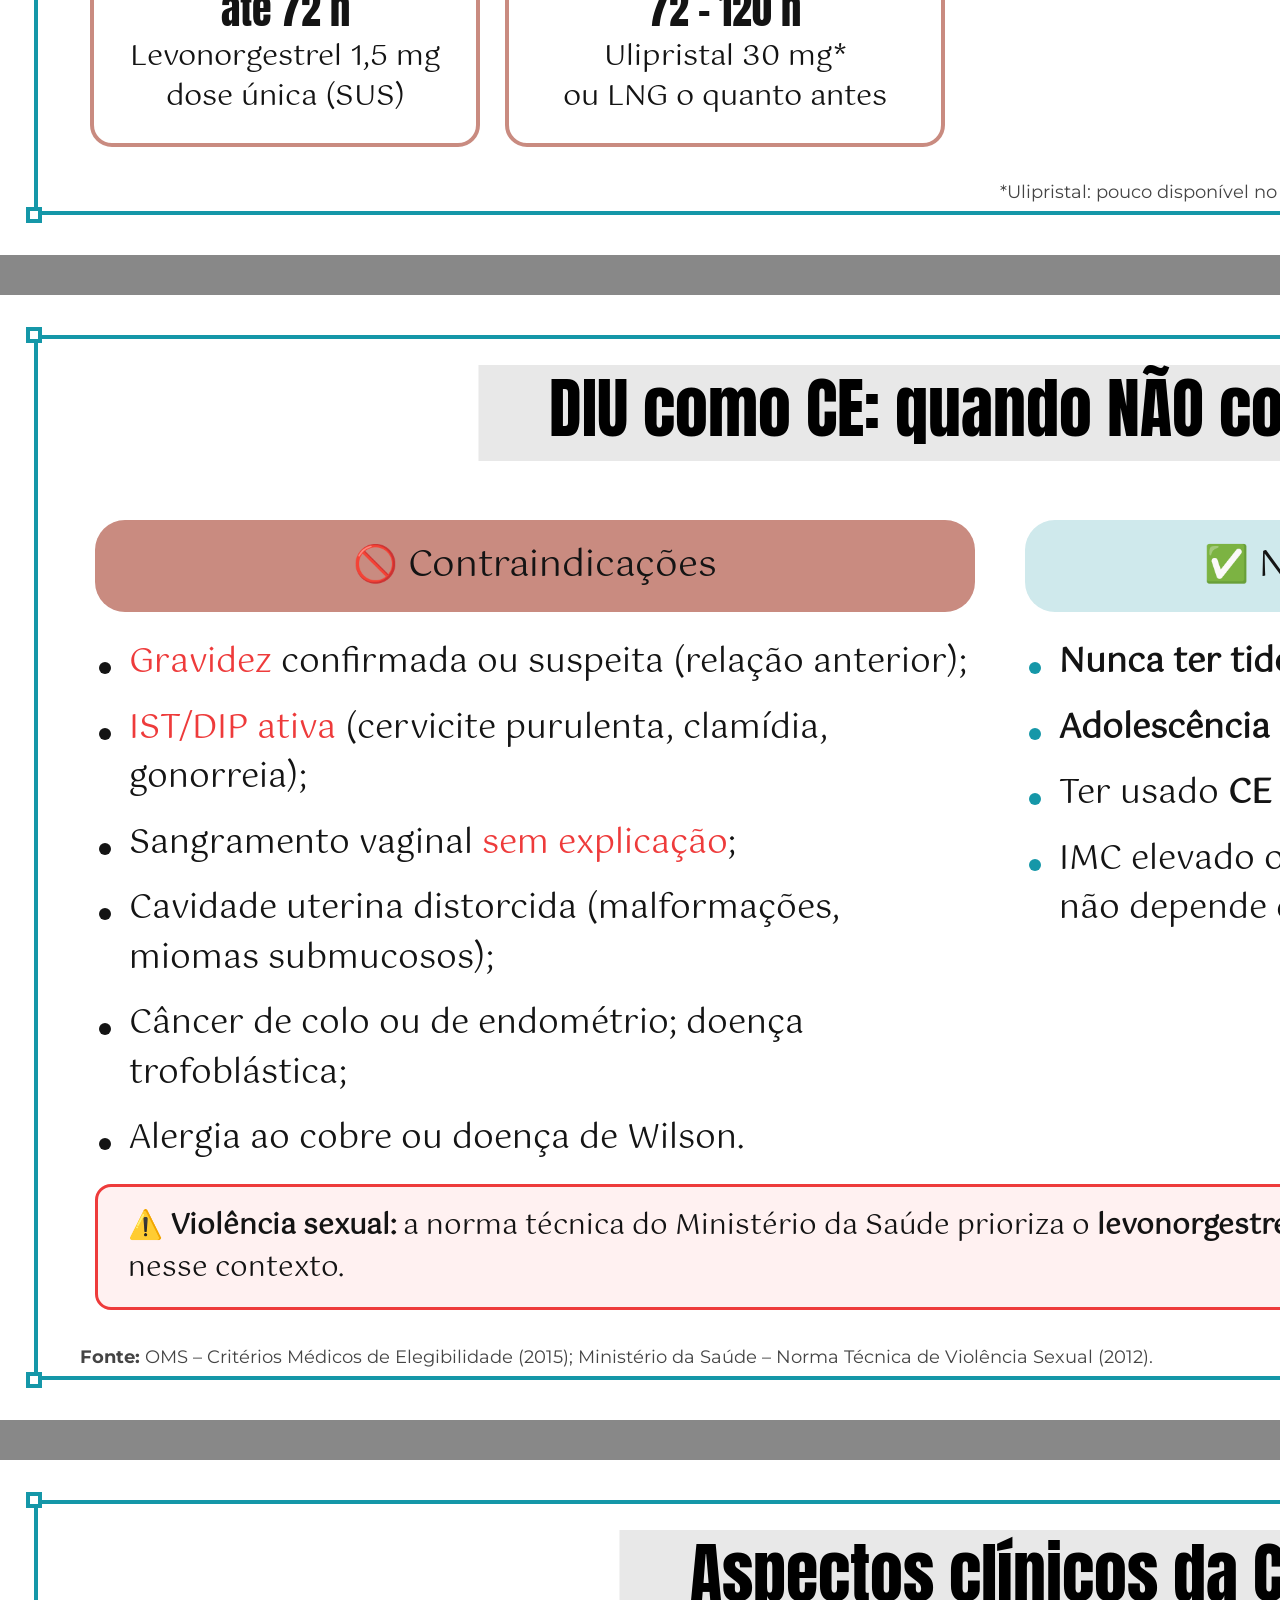
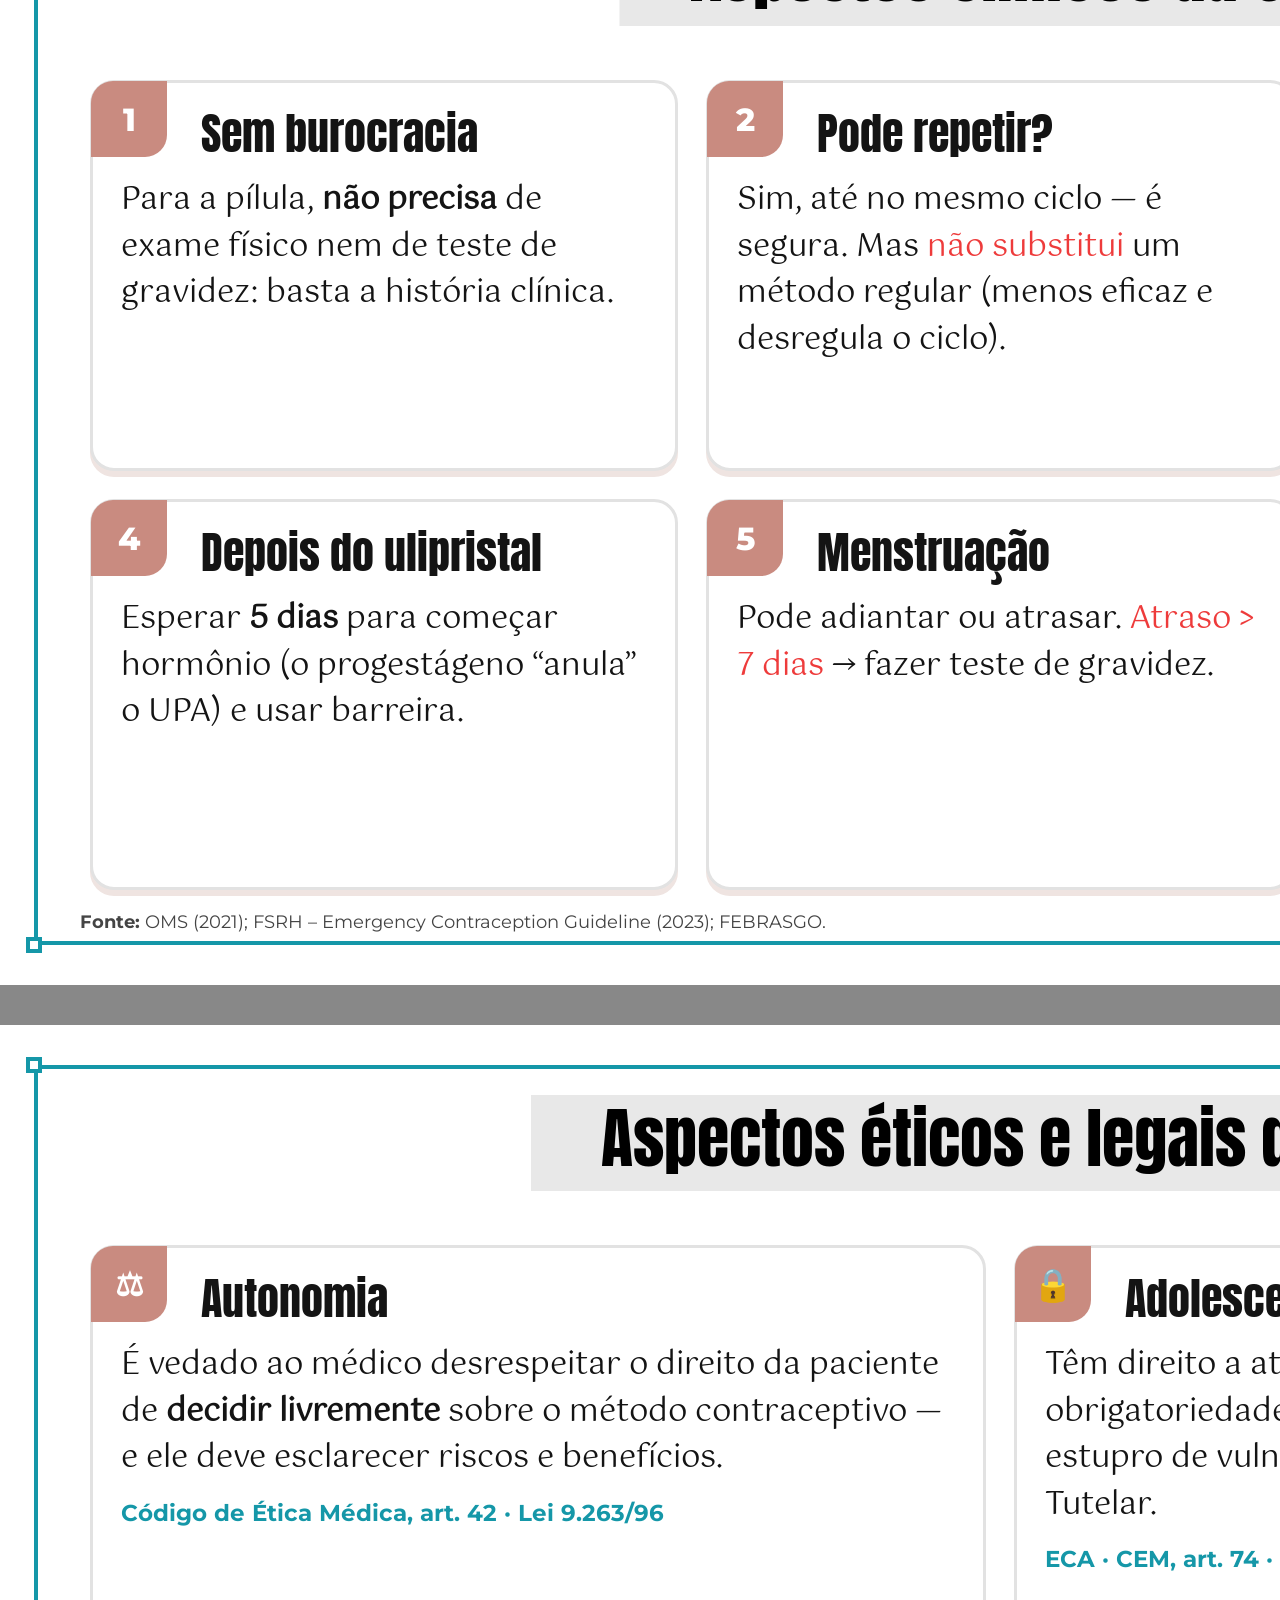
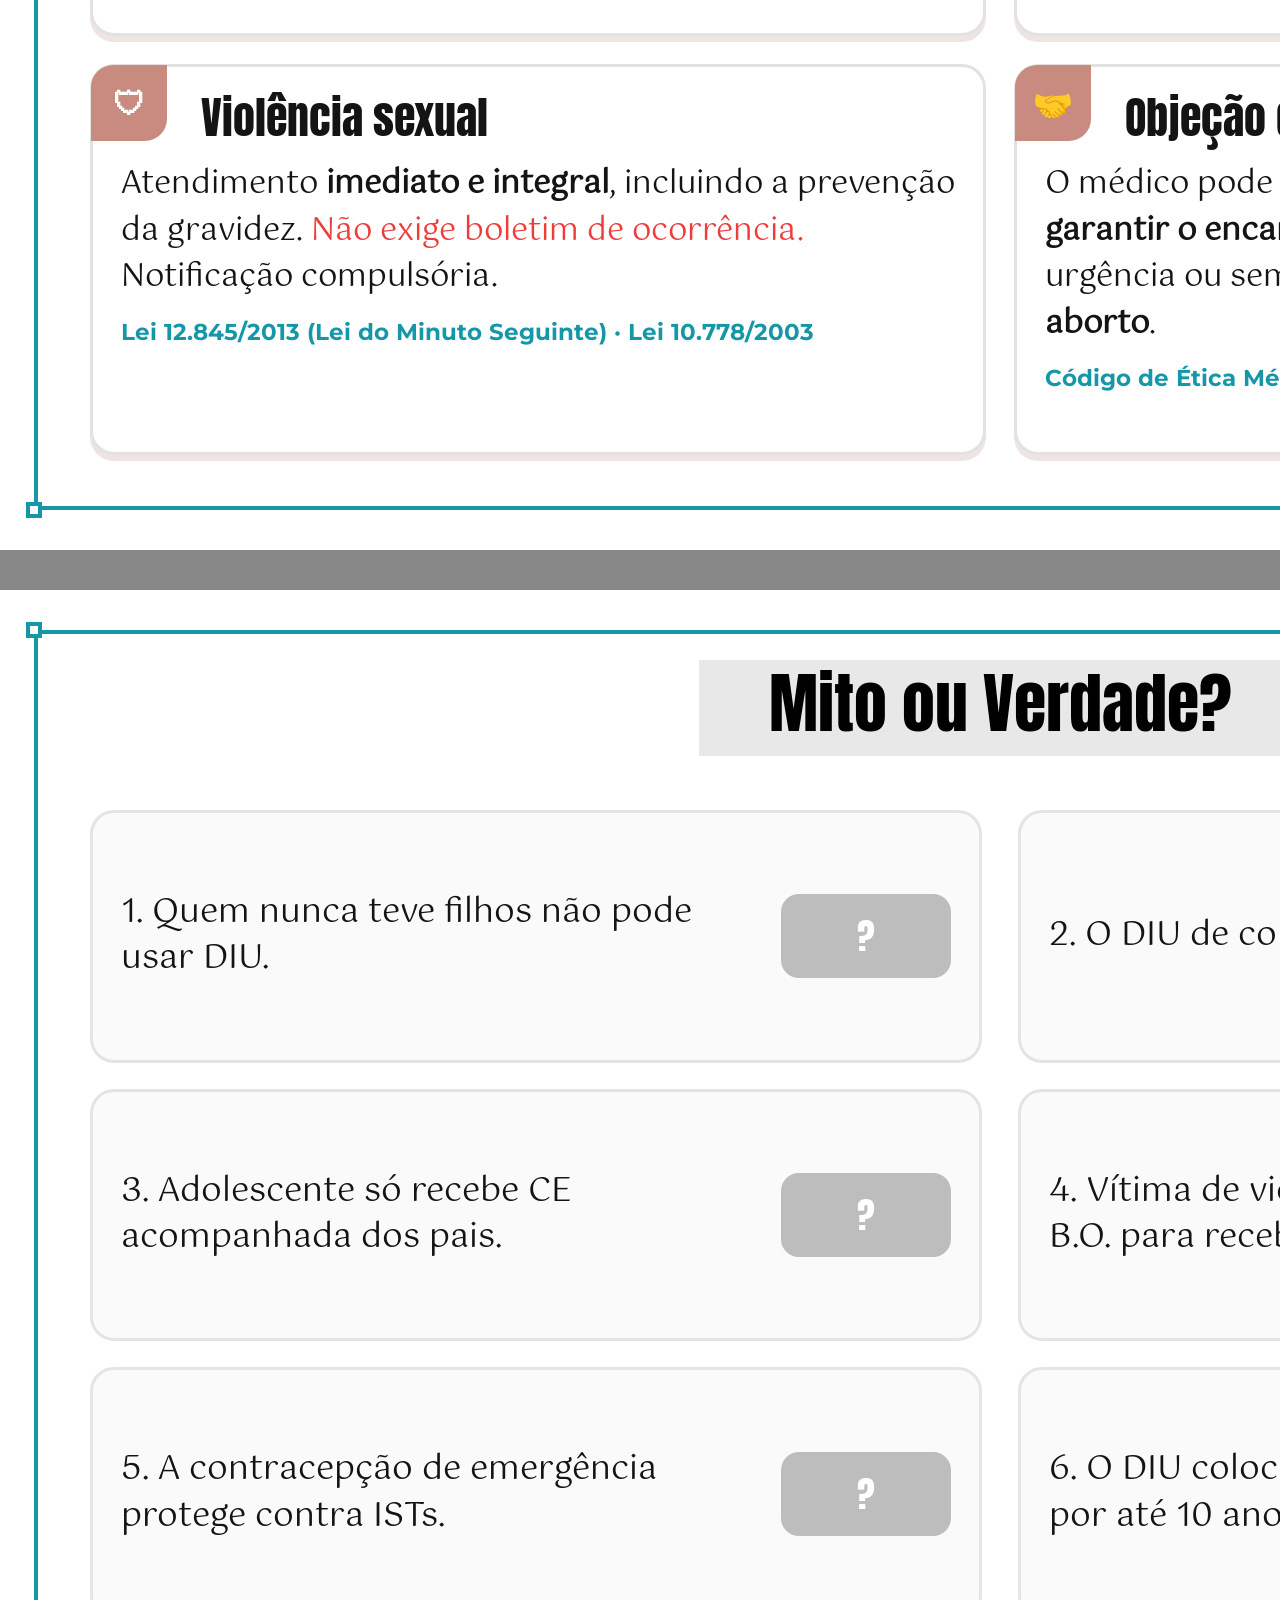
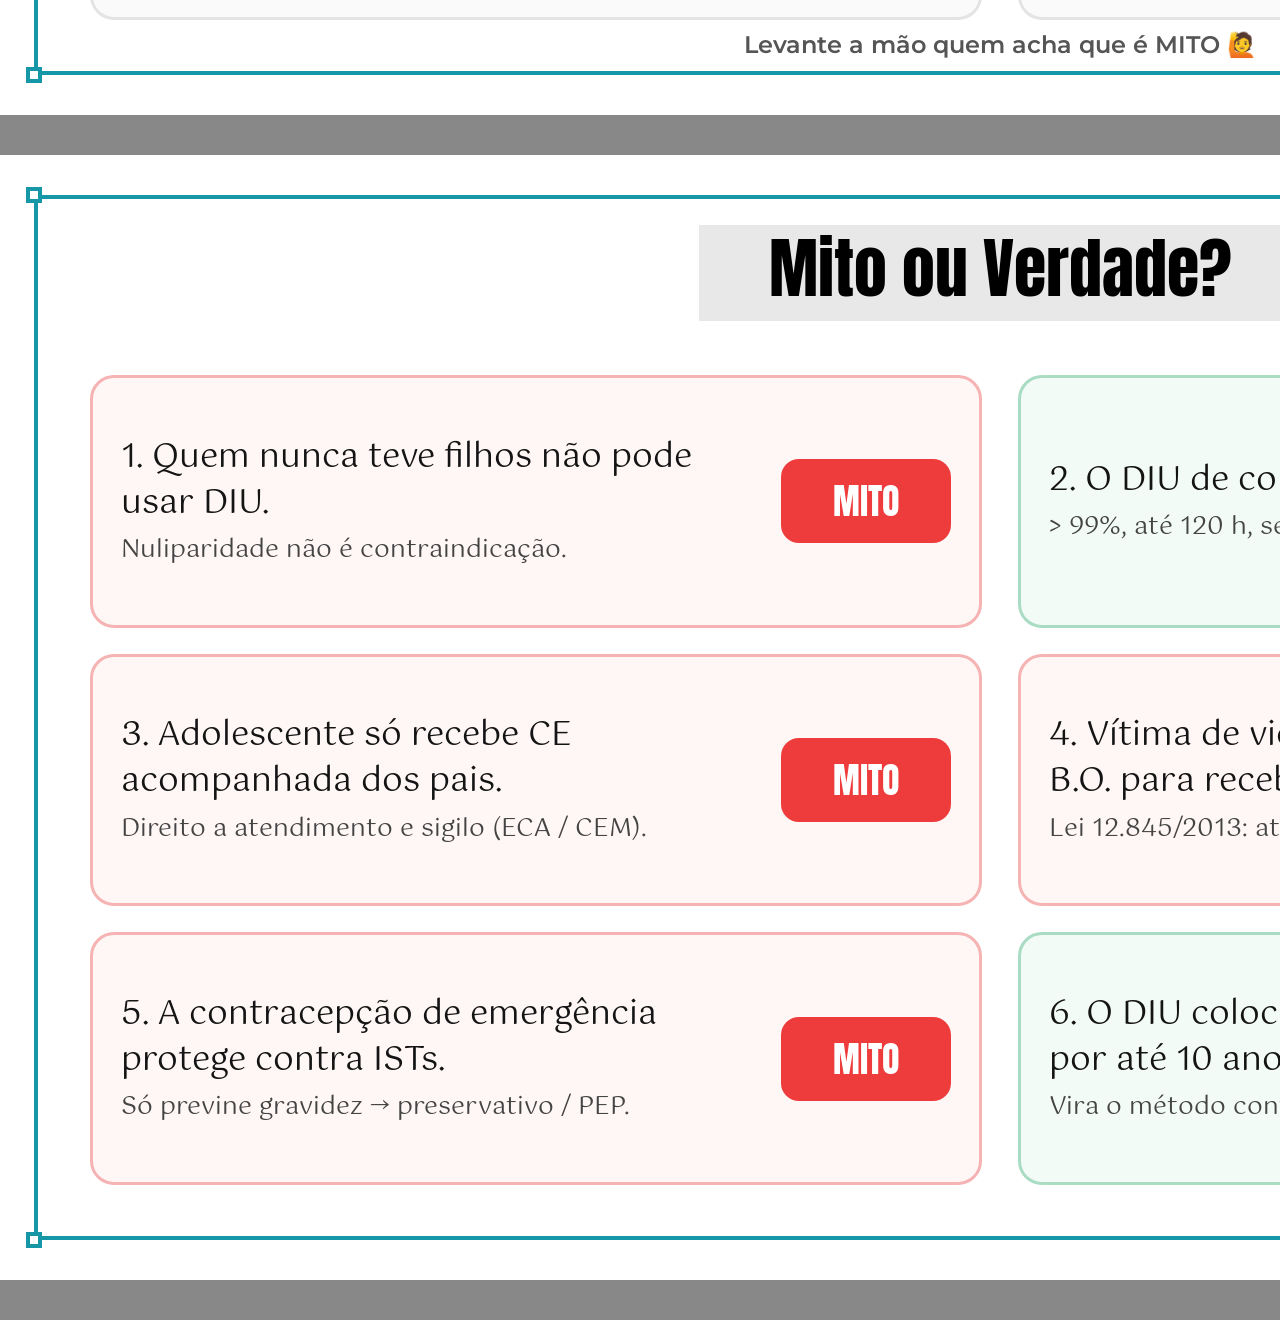
<file: apresentacao-topico3/slides.html>
<!doctype html>
<html lang="pt-BR">
<head>
<meta charset="utf-8">
<title>Tópico 3 - DIU de cobre como CE</title>
<link href="https://fonts.googleapis.com/css2?family=Anton&family=Gotu&family=Montserrat:wght@400;500;600;700;800&display=block" rel="stylesheet">
<style>
  :root{
    --teal:#1597A8; --rose:#C98B80; --rose-l:#F3E3DF; --wine:#8E4A4E;
    --red:#EE3B3B; --gray:#E8E8E8; --ink:#141414; --copper:#B8692E; --green:#2E9E6A;
  }
  *{box-sizing:border-box;margin:0;padding:0}
  body{background:#888;font-family:'Gotu',serif;color:var(--ink)}
  .slide{width:2000px;height:1125px;background:#fff;position:relative;overflow:hidden;margin:0 auto 40px;page-break-after:always;break-after:page}
  /* moldura igual à do grupo */
  .frame{position:absolute;inset:40px 34px 40px 34px;border:4px solid var(--teal);pointer-events:none}
  .frame i{position:absolute;width:16px;height:16px;border:4px solid var(--teal);background:#fff}
  .frame i:nth-child(1){left:-12px;top:-12px}.frame i:nth-child(2){right:-12px;top:-12px}
  .frame i:nth-child(3){left:-12px;bottom:-12px}.frame i:nth-child(4){right:-12px;bottom:-12px}
  .title{position:absolute;left:50%;transform:translateX(-50%);top:70px;background:var(--gray);padding:6px 70px 14px;
    font-family:'Anton',sans-serif;font-size:66px;line-height:1.15;white-space:nowrap;color:#000}
  .hl{color:var(--red)}
  .src{position:absolute;left:80px;bottom:62px;font-family:'Montserrat',sans-serif;font-size:21px;color:#444}
  .src b{font-weight:700}
  ul.b{list-style:none}
  ul.b li{position:relative;padding-left:34px;margin-bottom:18px;font-size:35px;line-height:1.6}
  ul.b li:before{content:"";position:absolute;left:4px;top:24px;width:12px;height:12px;border-radius:50%;background:var(--ink)}
  .pill{display:inline-block;background:var(--rose);color:#000;border-radius:40px;padding:10px 34px;font-size:34px}

  /* ---------- Slide 1 ---------- */
  #s1 .txt{position:absolute;left:100px;top:225px;width:1060px}
  #s1 .svg{position:absolute;right:80px;top:180px;width:770px}
  #s1 .badge{position:absolute;left:100px;bottom:105px;display:flex;gap:22px}
  .chip{font-family:'Montserrat',sans-serif;font-weight:700;font-size:27px;padding:14px 26px;border-radius:16px;background:var(--rose-l);color:var(--wine);border:3px solid var(--rose)}

  /* ---------- Slide 2: régua ---------- */
  #s2 .ruler{position:absolute;left:90px;right:90px;top:240px}
  .lane{display:grid;grid-template-columns:330px 1fr 250px;align-items:center;height:150px}
  .lane .lbl{font-family:'Anton',sans-serif;font-size:40px;line-height:1.05}
  .lane .lbl small{display:block;font-family:'Gotu';font-size:24px;color:#555;margin-top:6px}
  .track{position:relative;height:74px;background:#F4F4F4;border-radius:40px}
  .bar{position:absolute;left:0;top:0;bottom:0;border-radius:40px;display:flex;align-items:center;padding-left:30px;
    font-family:'Montserrat',sans-serif;font-weight:700;font-size:26px;color:#fff;white-space:nowrap}
  .fail{text-align:center;font-family:'Montserrat',sans-serif}
  .fail b{display:block;font-size:46px;font-weight:800}
  .fail span{font-size:21px;color:#555}
  .axis{display:grid;grid-template-columns:330px 1fr 250px;margin-top:6px}
  .ticks{position:relative;height:70px;border-top:4px solid #333}
  .ticks span{position:absolute;top:8px;white-space:nowrap;transform:translateX(-50%);font-family:'Montserrat';font-weight:700;font-size:26px;text-align:center;line-height:1.15}
  .ticks span small{display:block;font-weight:500;font-size:19px;color:#666}
  .mark72{position:absolute;top:-500px;height:500px;border-left:4px dashed var(--red)}
  .mark72 em{position:absolute;top:-6px;left:10px;font-style:normal;font-family:'Montserrat';font-weight:800;color:var(--red);font-size:24px;white-space:nowrap}
  #s2 .ex{position:absolute;left:90px;right:90px;bottom:100px;background:var(--rose-l);border-left:12px solid var(--rose);border-radius:14px;padding:22px 34px;font-size:30px;line-height:1.55}

  /* ---------- Slide 3: fluxograma ---------- */
  #s3 .box{position:absolute;border-radius:22px;padding:16px 24px;font-size:29px;line-height:1.35;text-align:center;display:flex;align-items:center;justify-content:center}
  #s3 .q{background:var(--gray);border:3px solid #bbb}
  #s3 .start{background:var(--teal);color:#fff;font-family:'Montserrat';font-weight:700}
  #s3 .ans{border:4px solid var(--rose);background:#fff}
  #s3 .ans b{font-family:'Anton';font-weight:400;font-size:40px;display:block;margin-bottom:2px}
  #s3 .diu{border-color:var(--copper);background:#FBEFE6}
  #s3 .tag{position:absolute;font-family:'Montserrat';font-weight:800;font-size:26px;padding:4px 14px;border-radius:10px;color:#fff}
  #s3 .case{position:absolute;right:80px;top:230px;width:520px;background:#fff;border:3px dashed var(--teal);border-radius:20px;padding:24px 28px;font-size:26px;line-height:1.5}
  #s3 .case h4{font-family:'Anton';font-weight:400;font-size:36px;color:var(--teal);margin-bottom:8px}
  #s3 .note{position:absolute;right:80px;width:520px;border-radius:18px;padding:18px 26px;font-size:25px;line-height:1.45}

  /* ---------- Slide 4: contraindicações ---------- */
  #s4 .col{position:absolute;top:225px;width:880px}
  #s4 .head{border-radius:30px;padding:16px 30px;text-align:center;font-size:36px;margin-bottom:26px}
  #s4 .no .head{background:var(--rose)}
  #s4 .ok .head{background:#CFE9EC}
  #s4 ul.b li{font-size:33px;margin-bottom:16px;line-height:1.5}
  #s4 .ok li:before{background:var(--teal)}
  #s4 .alert{position:absolute;left:95px;right:95px;bottom:110px;background:#FFF1F1;border:3px solid var(--red);border-radius:16px;padding:18px 30px;font-size:28px;line-height:1.5}

  /* ---------- Slide 5 & 6: cards ---------- */
  .grid{position:absolute;left:90px;right:90px;top:220px;bottom:95px;display:grid;gap:28px}
  .card{background:#fff;border:3px solid #e2e2e2;border-radius:24px;padding:24px 28px 20px;position:relative;box-shadow:0 6px 0 #EFE4E1}
  .card .n{position:absolute;top:-2px;left:-2px;width:76px;height:76px;border-radius:22px 0 22px 0;background:var(--rose);color:#fff;font-family:'Montserrat';font-weight:800;font-size:32px;display:flex;align-items:center;justify-content:center}
  .card h3{font-family:'Anton';font-weight:400;font-size:44px;margin:0 0 14px 80px;line-height:1.2;min-height:56px}
  .card p{font-size:31px;line-height:1.5}
  .card .ref{display:block;margin-top:14px;font-family:'Montserrat';font-weight:700;font-size:23px;color:var(--teal)}

  /* ---------- Slide 7: mito ou verdade ---------- */
  #s7 .grid,#s8 .grid{grid-template-columns:1fr 1fr;grid-template-rows:repeat(3,1fr);gap:26px 36px}
  .mv{display:flex;align-items:center;gap:26px;border-radius:24px;background:#FAFAFA;border:3px solid #e4e4e4;padding:18px 28px}
  .mv .q{flex:1;font-size:33px;line-height:1.4}
  .mv .q small{display:block;font-size:25px;color:#444;margin-top:6px;line-height:1.4}
  .mv .tagmv{flex:none;width:170px;height:84px;border-radius:18px;display:flex;align-items:center;justify-content:center;font-family:'Anton';font-size:36px;color:#fff;background:#bdbdbd}
  .mito{background:var(--red)!important}.verd{background:var(--green)!important}
  .mv.r-m{border-color:#F6B3B3;background:#FFF6F6}.mv.r-v{border-color:#A9DCC3;background:#F3FBF7}
  .ask{position:absolute;left:0;right:0;bottom:56px;text-align:center;font-family:'Montserrat';font-weight:600;font-size:24px;color:#555}
</style>
</head>
<body>

<!-- =============== SLIDE 1 — DIU de cobre: o que é / como age =============== -->
<section class="slide" id="s1">
  <div class="frame"><i></i><i></i><i></i><i></i></div>
  <div class="title">DIU de Cobre como Contracepção de Emergência</div>
  <div class="txt">
    <ul class="b">
      <li><span class="hl">O que é:</span> pequeno “T” de plástico envolto por fio de cobre (TCu 380A), <u>disponível no SUS</u>.</li>
      <li><span class="hl">Mecanismo:</span> o cobre gera uma reação inflamatória estéril no útero, tóxica para espermatozoides e óvulo → <b>impede a fecundação</b>.</li>
      <li><span class="hl">Janela:</span> inserção até <b>5 dias (120 h)</b> após a relação desprotegida.</li>
      <li><span class="hl">Eficácia:</span> &gt; 99% — <b>é a CE mais eficaz que existe</b>.</li>
    </ul>
  </div>
  <div class="badge">
    <span class="chip">Não sofre efeito do IMC</span>
    <span class="chip">Sem interação com remédios</span>
    <span class="chip">Protege por até 10 anos</span>
  </div>
  <svg class="svg" viewBox="0 0 720 720" xmlns="http://www.w3.org/2000/svg" font-family="Montserrat, sans-serif">
    <defs>
      <radialGradient id="ut" cx="50%" cy="35%" r="70%"><stop offset="0" stop-color="#F2A9A0"/><stop offset="1" stop-color="#D9776E"/></radialGradient>
    </defs>
    <circle cx="360" cy="330" r="330" fill="#F7ECE9"/>
    <!-- trompas -->
    <path d="M248 175 C190 140 120 120 92 170 C78 196 92 222 74 246" fill="none" stroke="#D9776E" stroke-width="22" stroke-linecap="round"/>
    <path d="M472 175 C530 140 600 120 628 170 C642 196 628 222 646 246" fill="none" stroke="#D9776E" stroke-width="22" stroke-linecap="round"/>
    <g stroke="#D9776E" stroke-width="8" stroke-linecap="round"><path d="M74 246 l-18 18M74 246 l-4 26M74 246 l14 22"/><path d="M646 246 l18 18M646 246 l4 26M646 246 l-14 22"/></g>
    <ellipse cx="135" cy="262" rx="44" ry="28" fill="#F6D3B8" stroke="#E2B08F" stroke-width="4" transform="rotate(-20 135 262)"/>
    <ellipse cx="585" cy="262" rx="44" ry="28" fill="#F6D3B8" stroke="#E2B08F" stroke-width="4" transform="rotate(20 585 262)"/>
    <!-- útero -->
    <path d="M238 165 C236 108 484 108 482 165 C492 280 440 395 405 455 L405 575 Q360 592 315 575 L315 455 C280 395 228 280 238 165 Z" fill="url(#ut)"/>
    <!-- cavidade -->
    <path d="M278 182 Q360 166 442 182 Q400 300 368 410 L352 410 Q320 300 278 182 Z" fill="#FBD9D3"/>
    <!-- íons de cobre -->
    <g fill="#E39A57" opacity=".9">
      <circle cx="300" cy="215" r="7"/><circle cx="420" cy="220" r="7"/><circle cx="330" cy="275" r="6"/><circle cx="392" cy="268" r="6"/>
      <circle cx="345" cy="335" r="6"/><circle cx="378" cy="318" r="5"/><circle cx="316" cy="240" r="5"/><circle cx="406" cy="245" r="5"/><circle cx="360" cy="385" r="5"/>
    </g>
    <!-- DIU em T -->
    <path d="M292 200 Q360 190 428 200" fill="none" stroke="#fff" stroke-width="12" stroke-linecap="round"/>
    <circle cx="292" cy="200" r="9" fill="#fff"/><circle cx="428" cy="200" r="9" fill="#fff"/>
    <line x1="360" y1="195" x2="360" y2="380" stroke="#fff" stroke-width="12" stroke-linecap="round"/>
    <path d="M352 222 l16 8 l-16 8 l16 8 l-16 8 l16 8 l-16 8 l16 8 l-16 8 l16 8 l-16 8 l16 8 l-16 8 l16 8 l-16 8 l16 8 l-16 8 l16 8" fill="none" stroke="#B8692E" stroke-width="5" stroke-linejoin="round"/>
    <path d="M360 382 C356 450 366 520 358 640" fill="none" stroke="#5a5a5a" stroke-width="3"/>
    <!-- espermatozoides barrados -->
    <g transform="translate(300 660) rotate(-70)"><ellipse cx="0" cy="0" rx="11" ry="7" fill="#7A8FA6"/><path d="M-11 0 q-12 -8 -24 0 t-24 0" fill="none" stroke="#7A8FA6" stroke-width="3"/></g>
    <g transform="translate(410 668) rotate(-110)"><ellipse cx="0" cy="0" rx="11" ry="7" fill="#7A8FA6"/><path d="M-11 0 q-12 -8 -24 0 t-24 0" fill="none" stroke="#7A8FA6" stroke-width="3"/></g>
    <g transform="translate(356 618) rotate(-90)"><ellipse cx="0" cy="0" rx="11" ry="7" fill="#7A8FA6"/><path d="M-11 0 q-12 -8 -24 0 t-24 0" fill="none" stroke="#7A8FA6" stroke-width="3"/></g>
    <circle cx="356" cy="612" r="30" fill="none" stroke="#EE3B3B" stroke-width="6"/><line x1="335" y1="591" x2="377" y2="633" stroke="#EE3B3B" stroke-width="6"/>
    <!-- rótulos -->
    <g font-size="21" font-weight="700" fill="#141414">
      <line x1="428" y1="200" x2="560" y2="110" stroke="#141414" stroke-width="2"/>
      <rect x="520" y="70" width="190" height="40" rx="8" fill="#3d3d3d"/><text x="615" y="97" text-anchor="middle" fill="#fff">DIU em “T”</text>
      <line x1="368" y1="300" x2="560" y2="380" stroke="#141414" stroke-width="2"/>
      <rect x="520" y="380" width="190" height="66" rx="8" fill="#B8692E"/><text x="615" y="408" text-anchor="middle" fill="#fff">Fio de cobre</text><text x="615" y="434" text-anchor="middle" fill="#fff" font-size="17" font-weight="500">libera íons Cu²⁺</text>
      <line x1="300" y1="215" x2="120" y2="380" stroke="#141414" stroke-width="2"/>
      <rect x="10" y="380" width="220" height="66" rx="8" fill="#3d3d3d"/><text x="120" y="408" text-anchor="middle" fill="#fff">Inflamação estéril</text><text x="120" y="434" text-anchor="middle" fill="#fff" font-size="17" font-weight="500">ambiente hostil</text>
      <line x1="330" y1="620" x2="200" y2="560" stroke="#141414" stroke-width="2"/>
      <rect x="10" y="520" width="220" height="66" rx="8" fill="#EE3B3B"/><text x="120" y="548" text-anchor="middle" fill="#fff">Espermatozoides</text><text x="120" y="574" text-anchor="middle" fill="#fff" font-size="17" font-weight="500">perdem a função</text>
    </g>
  </svg>
  <div class="src"><b>Fonte:</b> OMS (2021); FEBRASGO – Manual de Anticoncepção; Cleland et al., Hum Reprod (2012).</div>
</section>

<!-- =============== SLIDE 2 — Régua das 120 horas =============== -->
<section class="slide" id="s2">
  <div class="frame"><i></i><i></i><i></i><i></i></div>
  <div class="title">A “Régua das 120 horas”</div>
  <div class="ruler">
    <div class="lane" style="font-family:'Montserrat';font-weight:700;font-size:22px;color:#777;height:50px">
      <div></div><div>Tempo desde a relação desprotegida →</div><div style="text-align:center">Gravidez mesmo usando*</div>
    </div>
    <div class="lane">
      <div class="lbl">Levonorgestrel<small>pílula 1,5 mg · SUS</small></div>
      <div class="track"><div class="bar" style="width:100%;background:linear-gradient(90deg,#2E9E6A 0%,#7CB342 45%,#F2B84B 60%,#E57373 100%)">quanto antes, melhor · eficácia cai com o tempo</div></div>
      <div class="fail"><b style="color:#E57373">≈ 2 / 100</b><span>mulheres</span></div>
    </div>
    <div class="lane">
      <div class="lbl">Ulipristal<small>pílula 30 mg</small></div>
      <div class="track"><div class="bar" style="width:100%;background:#1597A8">eficácia estável até 120 h</div></div>
      <div class="fail"><b style="color:#1597A8">≈ 1,5 / 100</b><span>mulheres</span></div>
    </div>
    <div class="lane">
      <div class="lbl">DIU de cobre<small>inserção · SUS</small></div>
      <div class="track" style="overflow:visible"><div class="bar" style="width:100%;background:#B8692E">&gt; 99% eficaz durante toda a janela</div>
        <div style="position:absolute;left:100%;top:50%;transform:translateY(-50%);margin-left:6px;font-family:'Montserrat';font-weight:800;color:#B8692E;font-size:22px;white-space:nowrap"></div></div>
      <div class="fail"><b style="color:#B8692E">&lt; 1 / 1000</b><span>mulheres</span></div>
    </div>
    <div class="axis">
      <div></div>
      <div class="ticks">
        <div class="mark72" style="left:60%"><em>72 h</em></div>
        <span style="left:0">0 h</span>
        <span style="left:20%">24 h<small>dia 1</small></span>
        <span style="left:40%">48 h<small>dia 2</small></span>
        <span style="left:60%">72 h<small>dia 3</small></span>
        <span style="left:80%">96 h<small>dia 4</small></span>
        <span style="left:100%">120 h<small>dia 5</small></span>
      </div>
      <div></div>
    </div>
  </div>
  <div class="ex">
    <b>Exemplo prático:</b> a camisinha rompeu no <b>sábado às 22h</b>.
    Levonorgestrel: tomar <span class="hl">o quanto antes</span> (ideal até <b>terça 22h</b>).
    DIU de cobre ou ulipristal: ainda funcionam até <b>quinta-feira 22h</b>.
  </div>
  <div class="src" style="bottom:52px;font-size:18px">*Taxas aproximadas. Glasier et al., Lancet (2010); Cleland et al., Hum Reprod (2012); OMS (2021).</div>
</section>

<!-- =============== SLIDE 3 — Fluxograma: qual CE escolher? =============== -->
<section class="slide" id="s3">
  <div class="frame"><i></i><i></i><i></i><i></i></div>
  <div class="title">Na prática: qual CE escolher?</div>
  <svg style="position:absolute;left:0;top:0" width="2000" height="1125">
    <defs><marker id="ar" markerUnits="userSpaceOnUse" markerWidth="24" markerHeight="24" refX="20" refY="12" orient="auto"><path d="M0,0 L24,12 L0,24 z" fill="#555"/></marker></defs>
    <g stroke="#555" stroke-width="4" fill="none" marker-end="url(#ar)">
      <line x1="430" y1="330" x2="430" y2="378"/>
      <line x1="730" y1="455" x2="905" y2="455"/>
      <line x1="430" y1="535" x2="430" y2="598"/>
      <path d="M300 760 L300 790 L285 790 L285 818"/>
      <path d="M560 760 L560 790 L700 790 L700 818"/>
    </g>
  </svg>
  <div class="box start" style="left:130px;top:215px;width:600px;height:120px;font-size:27px"><div>Relação desprotegida / falha do método<br>há até 5 dias (120 h)</div></div>
  <div class="box q" style="left:130px;top:380px;width:600px;height:155px"><div>Quer um método de longa duração<br>e <b>não tem contraindicação</b> ao DIU?</div></div>
  <span class="tag" style="left:770px;top:400px;background:#2E9E6A">SIM</span>
  <span class="tag" style="left:450px;top:550px;background:#EE3B3B">NÃO</span>
  <div class="box ans diu" style="left:910px;top:357px;width:430px;height:200px"><div><b style="color:#B8692E">DIU de cobre</b>1ª escolha · &gt; 99%<br>já fica como método</div></div>
  <div class="box q" style="left:130px;top:600px;width:600px;height:160px"><div>Então, pílula: <b>há quanto tempo</b><br>foi a relação?</div></div>
  <div class="box ans" style="left:90px;top:822px;width:390px;height:195px"><div><b>até 72 h</b>Levonorgestrel 1,5 mg<br>dose única (SUS)</div></div>
  <div class="box ans" style="left:505px;top:822px;width:440px;height:195px"><div><b>72 – 120 h</b>Ulipristal 30 mg*<br>ou LNG o quanto antes</div></div>

  <div class="case">
    <h4>Caso: Júlia, 24 anos</h4>
    Camisinha rompeu há <b>4 dias</b>. IMC = 32. Diz: <i>“queria algo pra não me preocupar mais”</i>.<br>
    <span style="display:block;margin-top:10px;color:#B8692E;font-weight:700">→ Melhor opção: DIU de cobre</span>
    <span style="font-size:22px;color:#555">Está no 4º dia (fora do ideal do LNG), IMC alto reduz o LNG e ela quer método contínuo.</span>
  </div>
  <div class="note" style="top:720px;background:#FFF1F1;border:3px solid #EE3B3B"><b class="hl">IMC ≥ 30:</b> o levonorgestrel perde eficácia → preferir <b>DIU de cobre</b> ou ulipristal.</div>
  <div class="note" style="top:900px;background:#E8F5F7;border:3px solid #1597A8"><b style="color:#1597A8">E depois da pílula?</b> Iniciar um método regular + preservativo.</div>
  <div class="src" style="bottom:52px;left:1000px;font-size:18px">*Ulipristal: pouco disponível no Brasil e não ofertado no SUS.</div>
</section>

<!-- =============== SLIDE 4 — Contraindicações e mitos =============== -->
<section class="slide" id="s4">
  <div class="frame"><i></i><i></i><i></i><i></i></div>
  <div class="title">DIU como CE: quando NÃO colocar?</div>
  <div class="col no" style="left:95px">
    <div class="head">🚫 Contraindicações</div>
    <ul class="b">
      <li><span class="hl">Gravidez</span> confirmada ou suspeita (relação anterior);</li>
      <li><span class="hl">IST/DIP ativa</span> (cervicite purulenta, clamídia, gonorreia);</li>
      <li>Sangramento vaginal <span class="hl">sem explicação</span>;</li>
      <li>Cavidade uterina distorcida (malformações, miomas submucosos);</li>
      <li>Câncer de colo ou de endométrio; doença trofoblástica;</li>
      <li>Alergia ao cobre ou doença de Wilson.</li>
    </ul>
  </div>
  <div class="col ok" style="left:1025px">
    <div class="head">✅ NÃO são contraindicações</div>
    <ul class="b">
      <li><b>Nunca ter tido filhos</b> (nuliparidade);</li>
      <li><b>Adolescência</b> — DIU é seguro em jovens;</li>
      <li>Ter usado <b>CE antes</b> no mesmo ciclo;</li>
      <li>IMC elevado ou uso de anticonvulsivantes (o DIU não depende de hormônio).</li>
    </ul>
  </div>
  <div class="alert">⚠️ <b>Violência sexual:</b> a norma técnica do Ministério da Saúde prioriza o <b>levonorgestrel</b>, pelo risco de IST na inserção do DIU nesse contexto.</div>
  <div class="src" style="bottom:52px;font-size:18px"><b>Fonte:</b> OMS – Critérios Médicos de Elegibilidade (2015); Ministério da Saúde – Norma Técnica de Violência Sexual (2012).</div>
</section>

<!-- =============== SLIDE 5 — Aspectos clínicos =============== -->
<section class="slide" id="s5">
  <div class="frame"><i></i><i></i><i></i><i></i></div>
  <div class="title">Aspectos clínicos da CE</div>
  <div class="grid" style="grid-template-columns:repeat(3,1fr);grid-template-rows:1fr 1fr">
    <div class="card"><span class="n">1</span><h3>Sem burocracia</h3><p>Para a pílula, <b>não precisa</b> de exame físico nem de teste de gravidez: basta a história clínica.</p></div>
    <div class="card"><span class="n">2</span><h3>Pode repetir?</h3><p>Sim, até no mesmo ciclo — é segura. Mas <span class="hl">não substitui</span> um método regular (menos eficaz e desregula o ciclo).</p></div>
    <div class="card"><span class="n">3</span><h3>Depois do LNG</h3><p>Iniciar ou retomar o método regular <b>no mesmo dia</b> + preservativo por 7 dias.</p></div>
    <div class="card"><span class="n">4</span><h3>Depois do ulipristal</h3><p>Esperar <b>5 dias</b> para começar hormônio (o progestágeno “anula” o UPA) e usar barreira.</p></div>
    <div class="card"><span class="n">5</span><h3>Menstruação</h3><p>Pode adiantar ou atrasar. <span class="hl">Atraso &gt; 7 dias</span> → fazer teste de gravidez.</p></div>
    <div class="card"><span class="n">6</span><h3>E as ISTs?</h3><p>CE <b>não protege</b> contra IST. Avaliar risco, orientar preservativo e, se indicado, PEP.</p></div>
  </div>
  <div class="src" style="bottom:52px;font-size:18px"><b>Fonte:</b> OMS (2021); FSRH – Emergency Contraception Guideline (2023); FEBRASGO.</div>
</section>

<!-- =============== SLIDE 6 — Aspectos éticos e legais =============== -->
<section class="slide" id="s6">
  <div class="frame"><i></i><i></i><i></i><i></i></div>
  <div class="title">Aspectos éticos e legais da CE</div>
  <div class="grid" style="grid-template-columns:1fr 1fr;grid-template-rows:1fr 1fr">
    <div class="card"><span class="n">⚖</span><h3>Autonomia</h3><p>É vedado ao médico desrespeitar o direito da paciente de <b>decidir livremente</b> sobre o método contraceptivo — e ele deve esclarecer riscos e benefícios.<span class="ref">Código de Ética Médica, art. 42 · Lei 9.263/96</span></p></div>
    <div class="card"><span class="n">🔒</span><h3>Adolescentes</h3><p>Têm direito a atendimento e <b>sigilo</b>, sem obrigatoriedade dos pais. <span class="hl">Exceção:</span> menor de 14 anos = estupro de vulnerável → notificar e acionar o Conselho Tutelar.<span class="ref">ECA · CEM, art. 74 · Código Penal, art. 217-A</span></p></div>
    <div class="card"><span class="n">🛡</span><h3>Violência sexual</h3><p>Atendimento <b>imediato e integral</b>, incluindo a prevenção da gravidez. <span class="hl">Não exige boletim de ocorrência.</span> Notificação compulsória.<span class="ref">Lei 12.845/2013 (Lei do Minuto Seguinte) · Lei 10.778/2003</span></p></div>
    <div class="card"><span class="n">🤝</span><h3>Objeção de consciência</h3><p>O médico pode recusar por convicção, mas <b>deve garantir o encaminhamento</b> — e não pode recusar em urgência ou sem outro profissional. Lembrar: <b>CE não é aborto</b>.<span class="ref">Código de Ética Médica, cap. I (VII) e cap. II (IX)</span></p></div>
  </div>
</section>

<!-- =============== SLIDE 7 — Mito ou verdade (perguntas) =============== -->
<section class="slide" id="s7">
  <div class="frame"><i></i><i></i><i></i><i></i></div>
  <div class="title">Mito ou Verdade?</div>
  <div class="grid">
    <div class="mv"><div class="q">1. Quem nunca teve filhos não pode usar DIU.</div><div class="tagmv">?</div></div>
    <div class="mv"><div class="q">2. O DIU de cobre é a CE mais eficaz.</div><div class="tagmv">?</div></div>
    <div class="mv"><div class="q">3. Adolescente só recebe CE acompanhada dos pais.</div><div class="tagmv">?</div></div>
    <div class="mv"><div class="q">4. Vítima de violência sexual precisa de B.O. para receber a CE.</div><div class="tagmv">?</div></div>
    <div class="mv"><div class="q">5. A contracepção de emergência protege contra ISTs.</div><div class="tagmv">?</div></div>
    <div class="mv"><div class="q">6. O DIU colocado como CE pode ficar por até 10 anos.</div><div class="tagmv">?</div></div>
  </div>
  <div class="ask">Levante a mão quem acha que é MITO 🙋</div>
</section>

<!-- =============== SLIDE 8 — Mito ou verdade (respostas) =============== -->
<section class="slide" id="s8">
  <div class="frame"><i></i><i></i><i></i><i></i></div>
  <div class="title">Mito ou Verdade?</div>
  <div class="grid">
    <div class="mv r-m"><div class="q">1. Quem nunca teve filhos não pode usar DIU.<small>Nuliparidade não é contraindicação.</small></div><div class="tagmv mito">MITO</div></div>
    <div class="mv r-v"><div class="q">2. O DIU de cobre é a CE mais eficaz.<small>&gt; 99%, até 120 h, sem efeito do IMC.</small></div><div class="tagmv verd">VERDADE</div></div>
    <div class="mv r-m"><div class="q">3. Adolescente só recebe CE acompanhada dos pais.<small>Direito a atendimento e sigilo (ECA / CEM).</small></div><div class="tagmv mito">MITO</div></div>
    <div class="mv r-m"><div class="q">4. Vítima de violência sexual precisa de B.O. para receber a CE.<small>Lei 12.845/2013: atendimento sem B.O.</small></div><div class="tagmv mito">MITO</div></div>
    <div class="mv r-m"><div class="q">5. A contracepção de emergência protege contra ISTs.<small>Só previne gravidez → preservativo / PEP.</small></div><div class="tagmv mito">MITO</div></div>
    <div class="mv r-v"><div class="q">6. O DIU colocado como CE pode ficar por até 10 anos.<small>Vira o método contraceptivo regular.</small></div><div class="tagmv verd">VERDADE</div></div>
  </div>
</section>

</body>
</html>
</file>
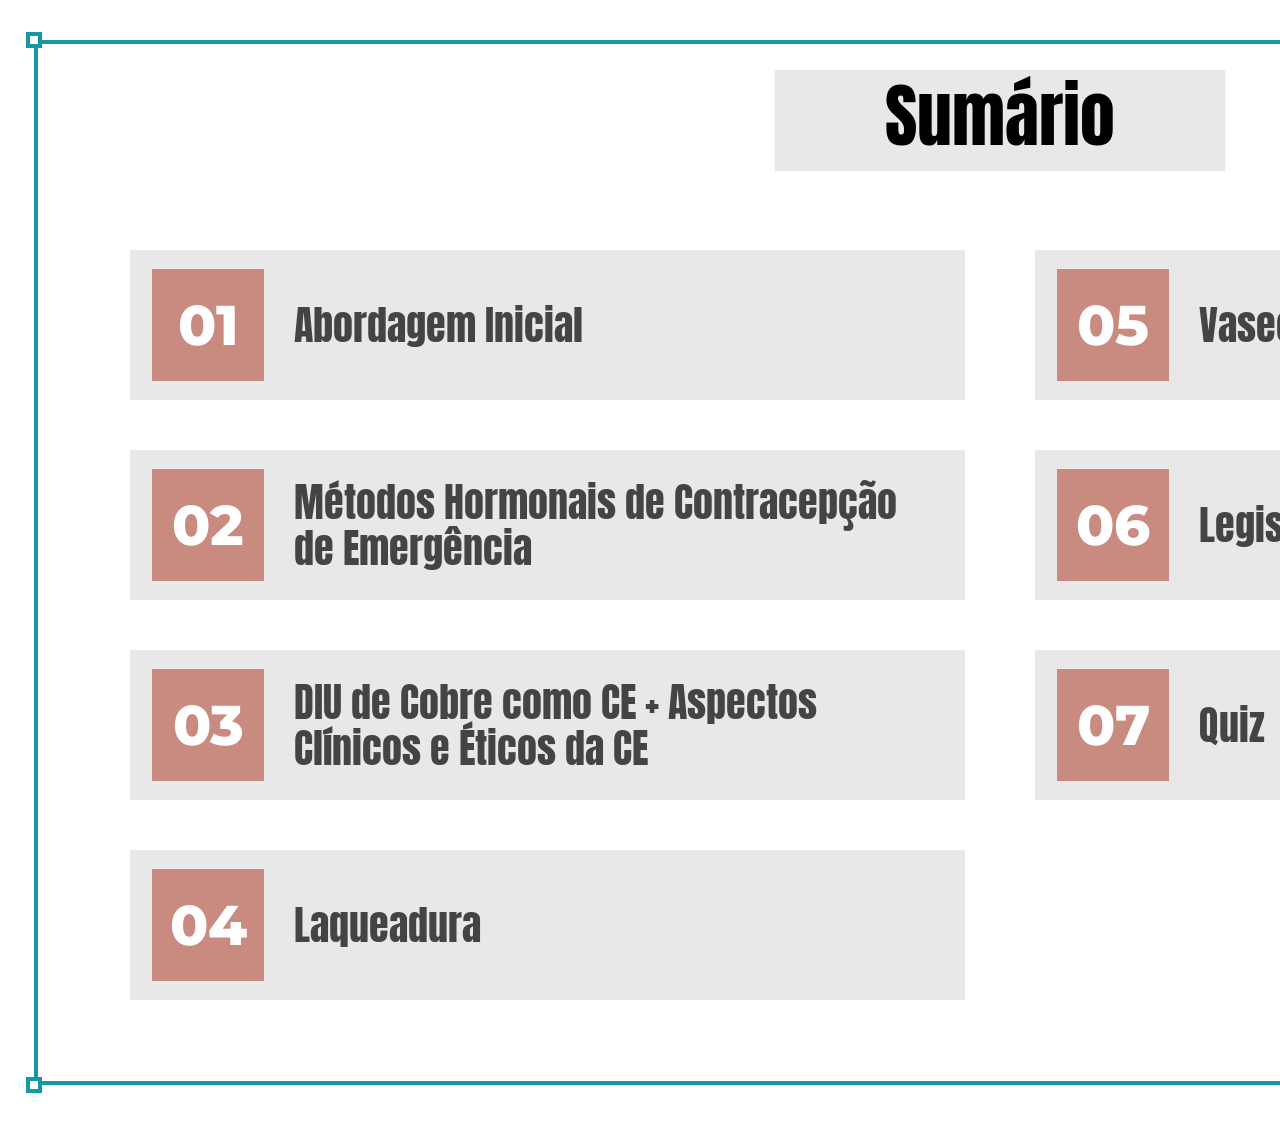
<file: apresentacao-topico3/sumario.html>
<!doctype html><html lang="pt-BR"><head><meta charset="utf-8"><title>Sumário</title>
<link href="https://fonts.googleapis.com/css2?family=Anton&family=Montserrat:wght@700;800&display=block" rel="stylesheet">
<style>
:root{--teal:#1597A8;--rose:#C98B80;--gray:#E8E8E8}
*{box-sizing:border-box;margin:0;padding:0}body{background:#fff}
.slide{width:2000px;height:1125px;position:relative;overflow:hidden;background:#fff}
.frame{position:absolute;inset:40px 34px;border:4px solid var(--teal)}
.frame i{position:absolute;width:16px;height:16px;border:4px solid var(--teal);background:#fff}
.frame i:nth-child(1){left:-12px;top:-12px}.frame i:nth-child(2){right:-12px;top:-12px}.frame i:nth-child(3){left:-12px;bottom:-12px}.frame i:nth-child(4){right:-12px;bottom:-12px}
.title{position:absolute;left:50%;transform:translateX(-50%);top:70px;background:var(--gray);padding:6px 110px 14px;font-family:'Anton';font-size:70px;line-height:1.15}
.list{position:absolute;left:130px;right:130px;top:250px;display:grid;grid-template-columns:1fr 1fr;grid-auto-flow:column;grid-template-rows:repeat(4,170px);gap:30px 70px}
.it{display:flex;align-items:center;background:var(--gray);height:150px;padding:0 30px 0 22px}
.n{flex:none;width:112px;height:112px;background:var(--rose);color:#fff;font-family:'Montserrat';font-weight:800;font-size:56px;display:flex;align-items:center;justify-content:center;margin-right:30px}
.t{font-family:'Anton';font-size:40px;line-height:1.15;color:#444}
</style></head><body><section class="slide">
<div class="frame"><i></i><i></i><i></i><i></i></div>
<div class="title">Sumário</div>
<div class="list">
<div class="it"><div class="n">01</div><div class="t">Abordagem Inicial</div></div>
<div class="it"><div class="n">02</div><div class="t">Métodos Hormonais de Contracepção de Emergência</div></div>
<div class="it"><div class="n">03</div><div class="t">DIU de Cobre como CE + Aspectos Clínicos e Éticos da CE</div></div>
<div class="it"><div class="n">04</div><div class="t">Laqueadura</div></div>
<div class="it"><div class="n">05</div><div class="t">Vasectomia</div></div>
<div class="it"><div class="n">06</div><div class="t">Legislação</div></div>
<div class="it"><div class="n">07</div><div class="t">Quiz</div></div>
</div></section></body></html>
</file>
<file: style.css>
:root{--bg:#fbfaf7;--fg:#1d2433;--muted:#5b6475;--brand:#1f4e79;--accent:#e9eef5;--line:#e3e6ec}
*{box-sizing:border-box}
body{margin:0;font-family:system-ui,-apple-system,"Segoe UI",Roboto,Arial,sans-serif;background:var(--bg);color:var(--fg);line-height:1.6}
a{color:var(--brand)}
.wrap{max-width:960px;margin:0 auto;padding:0 20px}
header{border-bottom:1px solid var(--line);background:#fff}
header .wrap{display:flex;justify-content:space-between;align-items:center;gap:16px;padding-top:14px;padding-bottom:14px;flex-wrap:wrap}
.logo{font-weight:700;color:var(--brand);text-decoration:none;font-size:1.1rem}
nav a{margin-left:18px;text-decoration:none;color:var(--muted);font-size:.95rem}
.hero{padding:72px 0 56px;background:linear-gradient(180deg,#fff,var(--bg))}
.hero h1{font-size:clamp(1.8rem,4vw,2.6rem);line-height:1.2;margin:0 0 16px}
.hero p{font-size:1.1rem;color:var(--muted);max-width:640px}
.btn{display:inline-block;background:var(--brand);color:#fff;padding:12px 22px;border-radius:8px;text-decoration:none;font-weight:600;margin-top:12px}
section{padding:48px 0}
h2{font-size:1.6rem;margin:0 0 20px}
.grid{display:grid;grid-template-columns:repeat(auto-fit,minmax(260px,1fr));gap:20px}
.card{background:#fff;border:1px solid var(--line);border-radius:12px;padding:24px}
.card h3{margin-top:0;color:var(--brand)}
.alt{background:var(--accent)}
dl{display:grid;grid-template-columns:max-content 1fr;gap:6px 16px;margin:0}
dt{font-weight:600}dd{margin:0}
footer{border-top:1px solid var(--line);background:#fff;padding:28px 0;font-size:.9rem;color:var(--muted)}
footer a{margin-right:16px}
.doc h1{font-size:1.9rem}.doc h2{font-size:1.25rem;margin-top:28px}
@media(max-width:560px){dl{grid-template-columns:1fr}dt{margin-top:8px}nav a{margin-left:0;margin-right:14px}}
</file>
